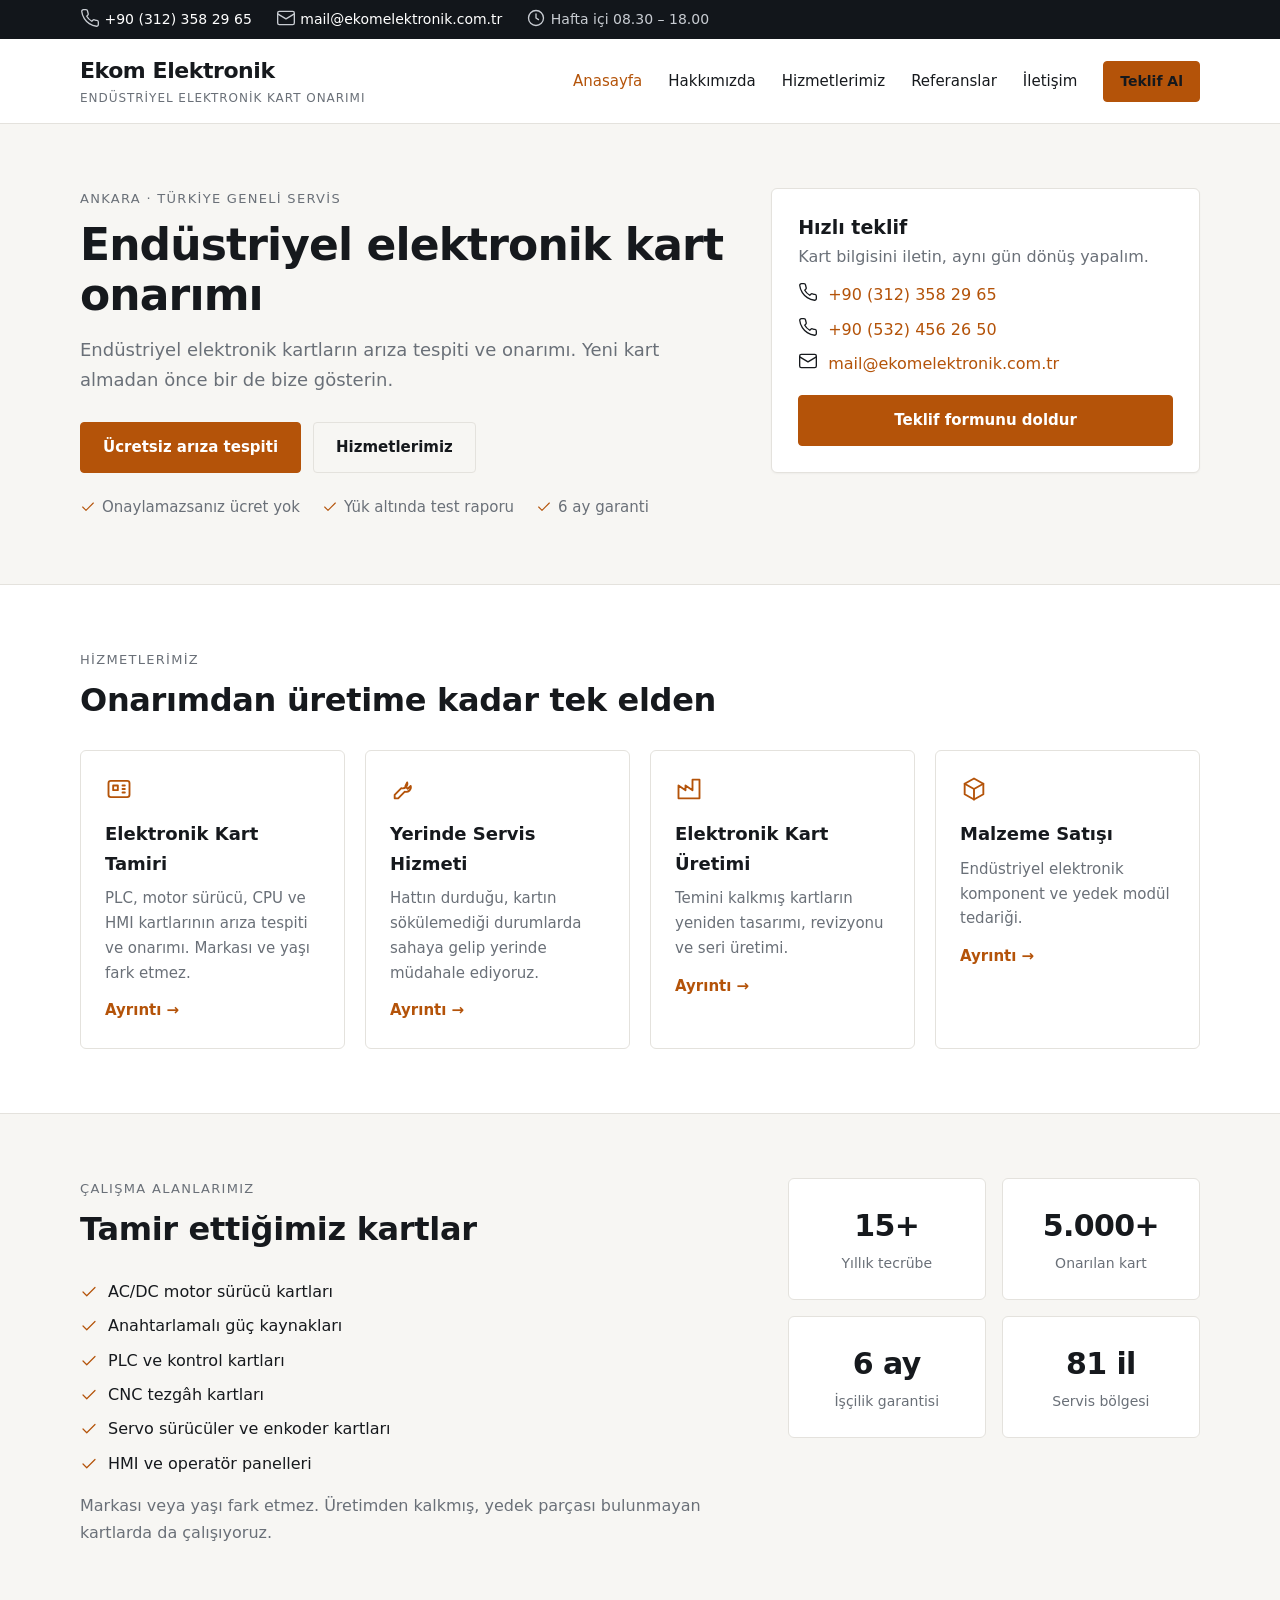
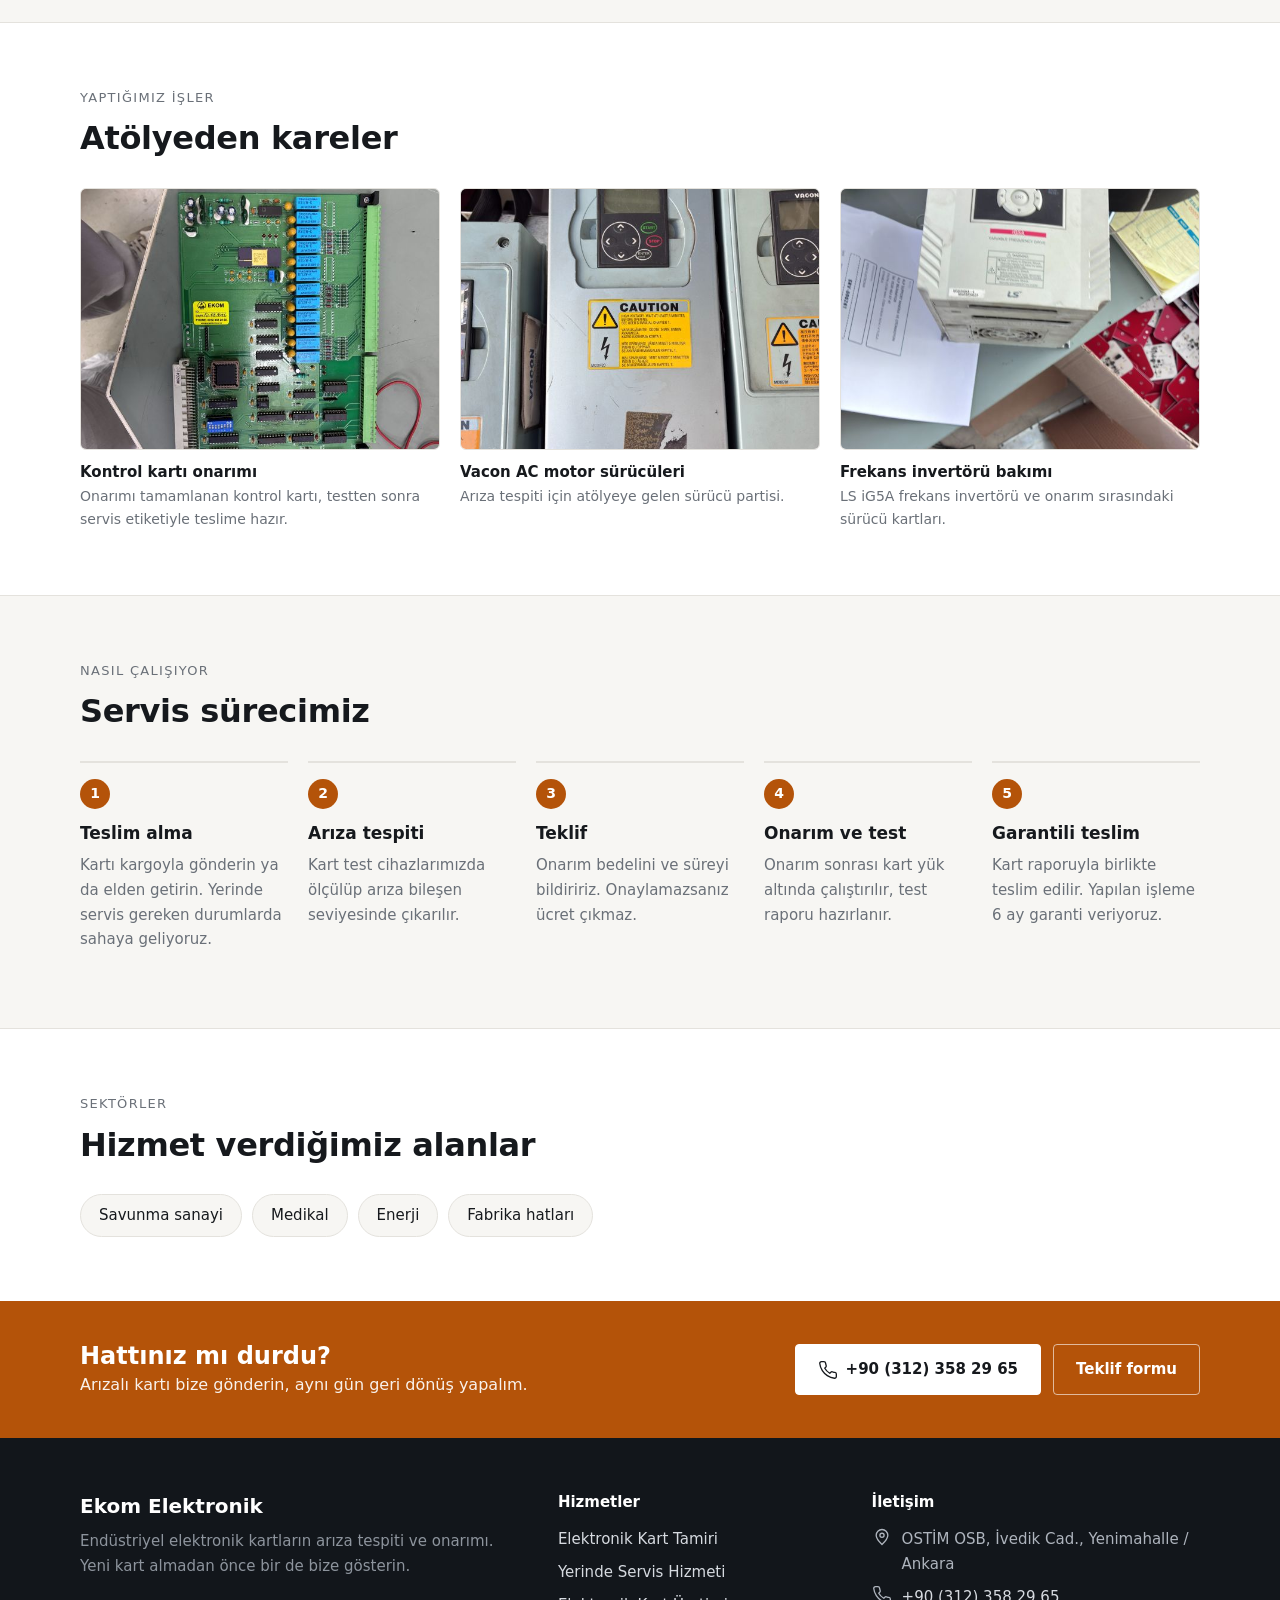
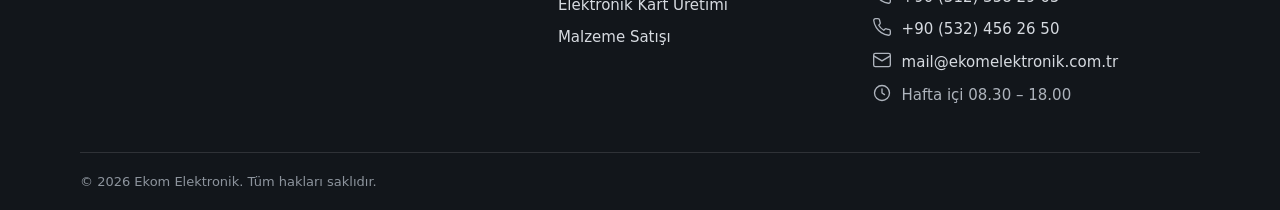
<file: index.html>
<!DOCTYPE html>
<html lang="tr">
<head>
  <meta charset="UTF-8">
  <meta name="viewport" content="width=device-width, initial-scale=1.0">
  <title>Ekom Elektronik — Endüstriyel Elektronik Kart Onarımı</title>
  <meta name="description" content="Sürücü kartları, güç kaynakları ve kontrol kartlarının arıza tespiti ve onarımı. Test raporlu teslim, 6 ay garanti.">
  <link rel="stylesheet" href="assets/css/stil.css">
</head>
<body>

<a class="atla" href="#icerik">İçeriğe geç</a>

<div class="ust-serit">
  <div class="kap">
    <span><svg class="ikon" viewBox="0 0 24 24" fill="none" stroke="currentColor" stroke-width="1.6" stroke-linecap="round" stroke-linejoin="round" aria-hidden="true"><path d="M22 16.9v3a2 2 0 0 1-2.2 2 19.8 19.8 0 0 1-8.6-3.1 19.5 19.5 0 0 1-6-6A19.8 19.8 0 0 1 2.1 4.2 2 2 0 0 1 4.1 2h3a2 2 0 0 1 2 1.7c.1 1 .4 1.9.7 2.8a2 2 0 0 1-.5 2.1L8.1 9.9a16 16 0 0 0 6 6l1.3-1.3a2 2 0 0 1 2.1-.4c.9.3 1.8.6 2.8.7a2 2 0 0 1 1.7 2z"/></svg> <a href="tel:+903123582965">+90 (312) 358 29 65</a></span>
    <span class="gizle-mobil"><svg class="ikon" viewBox="0 0 24 24" fill="none" stroke="currentColor" stroke-width="1.6" stroke-linecap="round" stroke-linejoin="round" aria-hidden="true"><rect x="2" y="4" width="20" height="16" rx="2"/><path d="M2 7l10 6 10-6"/></svg> <a href="mailto:mail@ekomelektronik.com.tr">mail@ekomelektronik.com.tr</a></span>
    <span class="gizle-mobil"><svg class="ikon" viewBox="0 0 24 24" fill="none" stroke="currentColor" stroke-width="1.6" stroke-linecap="round" stroke-linejoin="round" aria-hidden="true"><circle cx="12" cy="12" r="9"/><path d="M12 7v5l3 2"/></svg> Hafta içi 08.30 – 18.00</span>
  </div>
</div>

<header class="baslik">
  <div class="kap baslik-ic">
    <a class="logo" href="index.html">
      <span class="logo-isim">Ekom Elektronik</span>
      <span class="logo-alt">Endüstriyel Elektronik Kart Onarımı</span>
    </a>

    <button class="menu-dugme" aria-expanded="false" aria-controls="ana-menu">
      <span></span><span></span><span></span>
      <span class="gizli-metin">Menü</span>
    </button>

    <nav id="ana-menu" class="menu" aria-label="Ana menü">
      <ul>
                  <li>
            <a href="index.html" class="aktif" aria-current="page">
              Anasayfa            </a>
          </li>
                  <li>
            <a href="hakkimizda.html">
              Hakkımızda            </a>
          </li>
                  <li>
            <a href="hizmetlerimiz.html">
              Hizmetlerimiz            </a>
          </li>
                  <li>
            <a href="referanslar.html">
              Referanslar            </a>
          </li>
                  <li>
            <a href="iletisim.html">
              İletişim            </a>
          </li>
                <li><a class="dugme kucuk" href="iletisim.html#teklif">Teklif Al</a></li>
      </ul>
    </nav>
  </div>
</header>

<main id="icerik">

<section class="vitrin">
  <div class="kap vitrin-ic">
    <div>
      <p class="ust-etiket">Ankara · Türkiye geneli servis</p>
      <h1>Endüstriyel elektronik kart onarımı</h1>
      <p class="ozet">Endüstriyel elektronik kartların arıza tespiti ve onarımı. Yeni kart almadan önce bir de bize gösterin.</p>
      <div class="dugme-grup">
        <a class="dugme" href="iletisim.html#teklif">Ücretsiz arıza tespiti</a>
        <a class="dugme bos" href="hizmetlerimiz.html">Hizmetlerimiz</a>
      </div>
      <ul class="rozetler">
        <li><svg class="ikon" viewBox="0 0 24 24" fill="none" stroke="currentColor" stroke-width="1.6" stroke-linecap="round" stroke-linejoin="round" aria-hidden="true"><path d="M20 6L9 17l-5-5"/></svg> Onaylamazsanız ücret yok</li>
        <li><svg class="ikon" viewBox="0 0 24 24" fill="none" stroke="currentColor" stroke-width="1.6" stroke-linecap="round" stroke-linejoin="round" aria-hidden="true"><path d="M20 6L9 17l-5-5"/></svg> Yük altında test raporu</li>
        <li><svg class="ikon" viewBox="0 0 24 24" fill="none" stroke="currentColor" stroke-width="1.6" stroke-linecap="round" stroke-linejoin="round" aria-hidden="true"><path d="M20 6L9 17l-5-5"/></svg> 6 ay garanti</li>
      </ul>
    </div>

    <div class="vitrin-kutu">
      <h2>Hızlı teklif</h2>
      <p class="soluk">Kart bilgisini iletin, aynı gün dönüş yapalım.</p>
      <ul class="duz-liste iri">
        <li><svg class="ikon" viewBox="0 0 24 24" fill="none" stroke="currentColor" stroke-width="1.6" stroke-linecap="round" stroke-linejoin="round" aria-hidden="true"><path d="M22 16.9v3a2 2 0 0 1-2.2 2 19.8 19.8 0 0 1-8.6-3.1 19.5 19.5 0 0 1-6-6A19.8 19.8 0 0 1 2.1 4.2 2 2 0 0 1 4.1 2h3a2 2 0 0 1 2 1.7c.1 1 .4 1.9.7 2.8a2 2 0 0 1-.5 2.1L8.1 9.9a16 16 0 0 0 6 6l1.3-1.3a2 2 0 0 1 2.1-.4c.9.3 1.8.6 2.8.7a2 2 0 0 1 1.7 2z"/></svg> <a href="tel:+903123582965">+90 (312) 358 29 65</a></li>
        <li><svg class="ikon" viewBox="0 0 24 24" fill="none" stroke="currentColor" stroke-width="1.6" stroke-linecap="round" stroke-linejoin="round" aria-hidden="true"><path d="M22 16.9v3a2 2 0 0 1-2.2 2 19.8 19.8 0 0 1-8.6-3.1 19.5 19.5 0 0 1-6-6A19.8 19.8 0 0 1 2.1 4.2 2 2 0 0 1 4.1 2h3a2 2 0 0 1 2 1.7c.1 1 .4 1.9.7 2.8a2 2 0 0 1-.5 2.1L8.1 9.9a16 16 0 0 0 6 6l1.3-1.3a2 2 0 0 1 2.1-.4c.9.3 1.8.6 2.8.7a2 2 0 0 1 1.7 2z"/></svg> <a href="tel:+905324562650">+90 (532) 456 26 50</a></li>
        <li><svg class="ikon" viewBox="0 0 24 24" fill="none" stroke="currentColor" stroke-width="1.6" stroke-linecap="round" stroke-linejoin="round" aria-hidden="true"><rect x="2" y="4" width="20" height="16" rx="2"/><path d="M2 7l10 6 10-6"/></svg> <a href="mailto:mail@ekomelektronik.com.tr">mail@ekomelektronik.com.tr</a></li>
      </ul>
      <a class="dugme tam" href="iletisim.html#teklif">Teklif formunu doldur</a>
    </div>
  </div>
</section>

<section class="bolum">
  <div class="kap">
    <p class="ust-etiket">Hizmetlerimiz</p>
    <h2 class="bolum-baslik">Onarımdan üretime kadar tek elden</h2>

    <div class="izgara dort">
              <article class="kart">
          <svg class="ikon" viewBox="0 0 24 24" fill="none" stroke="currentColor" stroke-width="1.6" stroke-linecap="round" stroke-linejoin="round" aria-hidden="true"><rect x="3" y="5" width="18" height="14" rx="2"/><path d="M7 9h4v4H7z"/><path d="M15 9h2M15 12h2M15 15h2"/></svg>          <h3>Elektronik Kart Tamiri</h3>
          <p>PLC, motor sürücü, CPU ve HMI kartlarının arıza tespiti ve onarımı. Markası ve yaşı fark etmez.</p>
          <a class="bag" href="hizmet-elektronik-kart-tamiri.html">Ayrıntı →</a>
        </article>
              <article class="kart">
          <svg class="ikon" viewBox="0 0 24 24" fill="none" stroke="currentColor" stroke-width="1.6" stroke-linecap="round" stroke-linejoin="round" aria-hidden="true"><path d="M14.7 6.3a4 4 0 0 1-5 5L4 17v3h3l5.7-5.7a4 4 0 0 0 5-5l-2.5 2.5-2.1-2.1z"/></svg>          <h3>Yerinde Servis Hizmeti</h3>
          <p>Hattın durduğu, kartın sökülemediği durumlarda sahaya gelip yerinde müdahale ediyoruz.</p>
          <a class="bag" href="hizmet-yerinde-servis.html">Ayrıntı →</a>
        </article>
              <article class="kart">
          <svg class="ikon" viewBox="0 0 24 24" fill="none" stroke="currentColor" stroke-width="1.6" stroke-linecap="round" stroke-linejoin="round" aria-hidden="true"><path d="M3 20V9l6 4V9l6 4V4h6v16z"/></svg>          <h3>Elektronik Kart Üretimi</h3>
          <p>Temini kalkmış kartların yeniden tasarımı, revizyonu ve seri üretimi.</p>
          <a class="bag" href="hizmet-kart-uretimi.html">Ayrıntı →</a>
        </article>
              <article class="kart">
          <svg class="ikon" viewBox="0 0 24 24" fill="none" stroke="currentColor" stroke-width="1.6" stroke-linecap="round" stroke-linejoin="round" aria-hidden="true"><path d="M12 3l8 4.5v9L12 21l-8-4.5v-9z"/><path d="M4 7.5l8 4.5 8-4.5M12 12v9"/></svg>          <h3>Malzeme Satışı</h3>
          <p>Endüstriyel elektronik komponent ve yedek modül tedariği.</p>
          <a class="bag" href="hizmet-malzeme-satisi.html">Ayrıntı →</a>
        </article>
          </div>
  </div>
</section>

<section class="bolum acik">
  <div class="kap iki-sutun">
    <div>
      <p class="ust-etiket">Çalışma alanlarımız</p>
      <h2 class="bolum-baslik">Tamir ettiğimiz kartlar</h2>
      <ul class="isaretli">
                  <li><svg class="ikon" viewBox="0 0 24 24" fill="none" stroke="currentColor" stroke-width="1.6" stroke-linecap="round" stroke-linejoin="round" aria-hidden="true"><path d="M20 6L9 17l-5-5"/></svg> AC/DC motor sürücü kartları</li>
                  <li><svg class="ikon" viewBox="0 0 24 24" fill="none" stroke="currentColor" stroke-width="1.6" stroke-linecap="round" stroke-linejoin="round" aria-hidden="true"><path d="M20 6L9 17l-5-5"/></svg> Anahtarlamalı güç kaynakları</li>
                  <li><svg class="ikon" viewBox="0 0 24 24" fill="none" stroke="currentColor" stroke-width="1.6" stroke-linecap="round" stroke-linejoin="round" aria-hidden="true"><path d="M20 6L9 17l-5-5"/></svg> PLC ve kontrol kartları</li>
                  <li><svg class="ikon" viewBox="0 0 24 24" fill="none" stroke="currentColor" stroke-width="1.6" stroke-linecap="round" stroke-linejoin="round" aria-hidden="true"><path d="M20 6L9 17l-5-5"/></svg> CNC tezgâh kartları</li>
                  <li><svg class="ikon" viewBox="0 0 24 24" fill="none" stroke="currentColor" stroke-width="1.6" stroke-linecap="round" stroke-linejoin="round" aria-hidden="true"><path d="M20 6L9 17l-5-5"/></svg> Servo sürücüler ve enkoder kartları</li>
                  <li><svg class="ikon" viewBox="0 0 24 24" fill="none" stroke="currentColor" stroke-width="1.6" stroke-linecap="round" stroke-linejoin="round" aria-hidden="true"><path d="M20 6L9 17l-5-5"/></svg> HMI ve operatör panelleri</li>
              </ul>
      <p class="soluk">
        Markası veya yaşı fark etmez. Üretimden kalkmış, yedek parçası bulunmayan
        kartlarda da çalışıyoruz.
      </p>
    </div>

    <div class="rakam-izgara">
              <div class="rakam">
          <strong>15+</strong>
          <span>Yıllık tecrübe</span>
        </div>
              <div class="rakam">
          <strong>5.000+</strong>
          <span>Onarılan kart</span>
        </div>
              <div class="rakam">
          <strong>6 ay</strong>
          <span>İşçilik garantisi</span>
        </div>
              <div class="rakam">
          <strong>81 il</strong>
          <span>Servis bölgesi</span>
        </div>
          </div>
  </div>
</section>

<section class="bolum">
  <div class="kap">
    <p class="ust-etiket">Yaptığımız işler</p>
    <h2 class="bolum-baslik">Atölyeden kareler</h2>

    <div class="galeri">
              <figure class="galeri-oge">
          <button type="button" class="galeri-dugme"
                  data-buyuk="assets/img/is-1.jpg"
                  data-baslik="Kontrol kartı onarımı">
            <img src="assets/img/is-1-kucuk.jpg"
                 alt="Onarımı tamamlanan kontrol kartı, testten sonra servis etiketiyle teslime hazır." width="600" height="800" loading="lazy">
          </button>
          <figcaption>
            <strong>Kontrol kartı onarımı</strong>
            <span>Onarımı tamamlanan kontrol kartı, testten sonra servis etiketiyle teslime hazır.</span>
          </figcaption>
        </figure>
              <figure class="galeri-oge">
          <button type="button" class="galeri-dugme"
                  data-buyuk="assets/img/is-2.jpg"
                  data-baslik="Vacon AC motor sürücüleri">
            <img src="assets/img/is-2-kucuk.jpg"
                 alt="Arıza tespiti için atölyeye gelen sürücü partisi." width="600" height="800" loading="lazy">
          </button>
          <figcaption>
            <strong>Vacon AC motor sürücüleri</strong>
            <span>Arıza tespiti için atölyeye gelen sürücü partisi.</span>
          </figcaption>
        </figure>
              <figure class="galeri-oge">
          <button type="button" class="galeri-dugme"
                  data-buyuk="assets/img/is-3.jpg"
                  data-baslik="Frekans invertörü bakımı">
            <img src="assets/img/is-3-kucuk.jpg"
                 alt="LS iG5A frekans invertörü ve onarım sırasındaki sürücü kartları." width="600" height="800" loading="lazy">
          </button>
          <figcaption>
            <strong>Frekans invertörü bakımı</strong>
            <span>LS iG5A frekans invertörü ve onarım sırasındaki sürücü kartları.</span>
          </figcaption>
        </figure>
          </div>
  </div>
</section>

<section class="bolum acik">
  <div class="kap">
    <p class="ust-etiket">Nasıl çalışıyor</p>
    <h2 class="bolum-baslik">Servis sürecimiz</h2>

    <ol class="surec">
              <li>
          <span class="adim-no">1</span>
          <h3>Teslim alma</h3>
          <p>Kartı kargoyla gönderin ya da elden getirin. Yerinde servis gereken durumlarda sahaya geliyoruz.</p>
        </li>
              <li>
          <span class="adim-no">2</span>
          <h3>Arıza tespiti</h3>
          <p>Kart test cihazlarımızda ölçülüp arıza bileşen seviyesinde çıkarılır.</p>
        </li>
              <li>
          <span class="adim-no">3</span>
          <h3>Teklif</h3>
          <p>Onarım bedelini ve süreyi bildiririz. Onaylamazsanız ücret çıkmaz.</p>
        </li>
              <li>
          <span class="adim-no">4</span>
          <h3>Onarım ve test</h3>
          <p>Onarım sonrası kart yük altında çalıştırılır, test raporu hazırlanır.</p>
        </li>
              <li>
          <span class="adim-no">5</span>
          <h3>Garantili teslim</h3>
          <p>Kart raporuyla birlikte teslim edilir. Yapılan işleme 6 ay garanti veriyoruz.</p>
        </li>
          </ol>
  </div>
</section>

<section class="bolum">
  <div class="kap">
    <p class="ust-etiket">Sektörler</p>
    <h2 class="bolum-baslik">Hizmet verdiğimiz alanlar</h2>
    <ul class="etiket-liste">
              <li>Savunma sanayi</li>
              <li>Medikal</li>
              <li>Enerji</li>
              <li>Fabrika hatları</li>
          </ul>
  </div>
</section>

</main>

<section class="serit-cta">
  <div class="kap cta-ic">
    <div>
      <h2>Hattınız mı durdu?</h2>
      <p>Arızalı kartı bize gönderin, aynı gün geri dönüş yapalım.</p>
    </div>
    <div class="cta-dugmeler">
      <a class="dugme" href="tel:+903123582965"><svg class="ikon" viewBox="0 0 24 24" fill="none" stroke="currentColor" stroke-width="1.6" stroke-linecap="round" stroke-linejoin="round" aria-hidden="true"><path d="M22 16.9v3a2 2 0 0 1-2.2 2 19.8 19.8 0 0 1-8.6-3.1 19.5 19.5 0 0 1-6-6A19.8 19.8 0 0 1 2.1 4.2 2 2 0 0 1 4.1 2h3a2 2 0 0 1 2 1.7c.1 1 .4 1.9.7 2.8a2 2 0 0 1-.5 2.1L8.1 9.9a16 16 0 0 0 6 6l1.3-1.3a2 2 0 0 1 2.1-.4c.9.3 1.8.6 2.8.7a2 2 0 0 1 1.7 2z"/></svg> +90 (312) 358 29 65</a>
      <a class="dugme bos" href="iletisim.html#teklif">Teklif formu</a>
    </div>
  </div>
</section>

<footer class="alt">
  <div class="kap alt-ic">
    <div>
      <p class="alt-isim">Ekom Elektronik</p>
      <p class="soluk">Endüstriyel elektronik kartların arıza tespiti ve onarımı. Yeni kart almadan önce bir de bize gösterin.</p>
    </div>

    <div>
      <h3>Hizmetler</h3>
      <ul class="duz-liste">
                  <li><a href="hizmet-elektronik-kart-tamiri.html">Elektronik Kart Tamiri</a></li>
                  <li><a href="hizmet-yerinde-servis.html">Yerinde Servis Hizmeti</a></li>
                  <li><a href="hizmet-kart-uretimi.html">Elektronik Kart Üretimi</a></li>
                  <li><a href="hizmet-malzeme-satisi.html">Malzeme Satışı</a></li>
              </ul>
    </div>

    <div>
      <h3>İletişim</h3>
      <ul class="duz-liste">
        <li><svg class="ikon" viewBox="0 0 24 24" fill="none" stroke="currentColor" stroke-width="1.6" stroke-linecap="round" stroke-linejoin="round" aria-hidden="true"><path d="M12 21s7-6.4 7-11a7 7 0 1 0-14 0c0 4.6 7 11 7 11z"/><circle cx="12" cy="10" r="2.5"/></svg> OSTİM OSB, İvedik Cad., Yenimahalle / Ankara</li>
        <li><svg class="ikon" viewBox="0 0 24 24" fill="none" stroke="currentColor" stroke-width="1.6" stroke-linecap="round" stroke-linejoin="round" aria-hidden="true"><path d="M22 16.9v3a2 2 0 0 1-2.2 2 19.8 19.8 0 0 1-8.6-3.1 19.5 19.5 0 0 1-6-6A19.8 19.8 0 0 1 2.1 4.2 2 2 0 0 1 4.1 2h3a2 2 0 0 1 2 1.7c.1 1 .4 1.9.7 2.8a2 2 0 0 1-.5 2.1L8.1 9.9a16 16 0 0 0 6 6l1.3-1.3a2 2 0 0 1 2.1-.4c.9.3 1.8.6 2.8.7a2 2 0 0 1 1.7 2z"/></svg> <a href="tel:+903123582965">+90 (312) 358 29 65</a></li>
        <li><svg class="ikon" viewBox="0 0 24 24" fill="none" stroke="currentColor" stroke-width="1.6" stroke-linecap="round" stroke-linejoin="round" aria-hidden="true"><path d="M22 16.9v3a2 2 0 0 1-2.2 2 19.8 19.8 0 0 1-8.6-3.1 19.5 19.5 0 0 1-6-6A19.8 19.8 0 0 1 2.1 4.2 2 2 0 0 1 4.1 2h3a2 2 0 0 1 2 1.7c.1 1 .4 1.9.7 2.8a2 2 0 0 1-.5 2.1L8.1 9.9a16 16 0 0 0 6 6l1.3-1.3a2 2 0 0 1 2.1-.4c.9.3 1.8.6 2.8.7a2 2 0 0 1 1.7 2z"/></svg> <a href="tel:+905324562650">+90 (532) 456 26 50</a></li>
        <li><svg class="ikon" viewBox="0 0 24 24" fill="none" stroke="currentColor" stroke-width="1.6" stroke-linecap="round" stroke-linejoin="round" aria-hidden="true"><rect x="2" y="4" width="20" height="16" rx="2"/><path d="M2 7l10 6 10-6"/></svg> <a href="mailto:mail@ekomelektronik.com.tr">mail@ekomelektronik.com.tr</a></li>
        <li><svg class="ikon" viewBox="0 0 24 24" fill="none" stroke="currentColor" stroke-width="1.6" stroke-linecap="round" stroke-linejoin="round" aria-hidden="true"><circle cx="12" cy="12" r="9"/><path d="M12 7v5l3 2"/></svg> Hafta içi 08.30 – 18.00</li>
      </ul>
    </div>
  </div>

  <div class="kap telif">
    <span>&copy; 2026 Ekom Elektronik. Tüm hakları saklıdır.</span>
  </div>
</footer>

<script src="assets/js/site.js"></script>
</body>
</html>
</file>
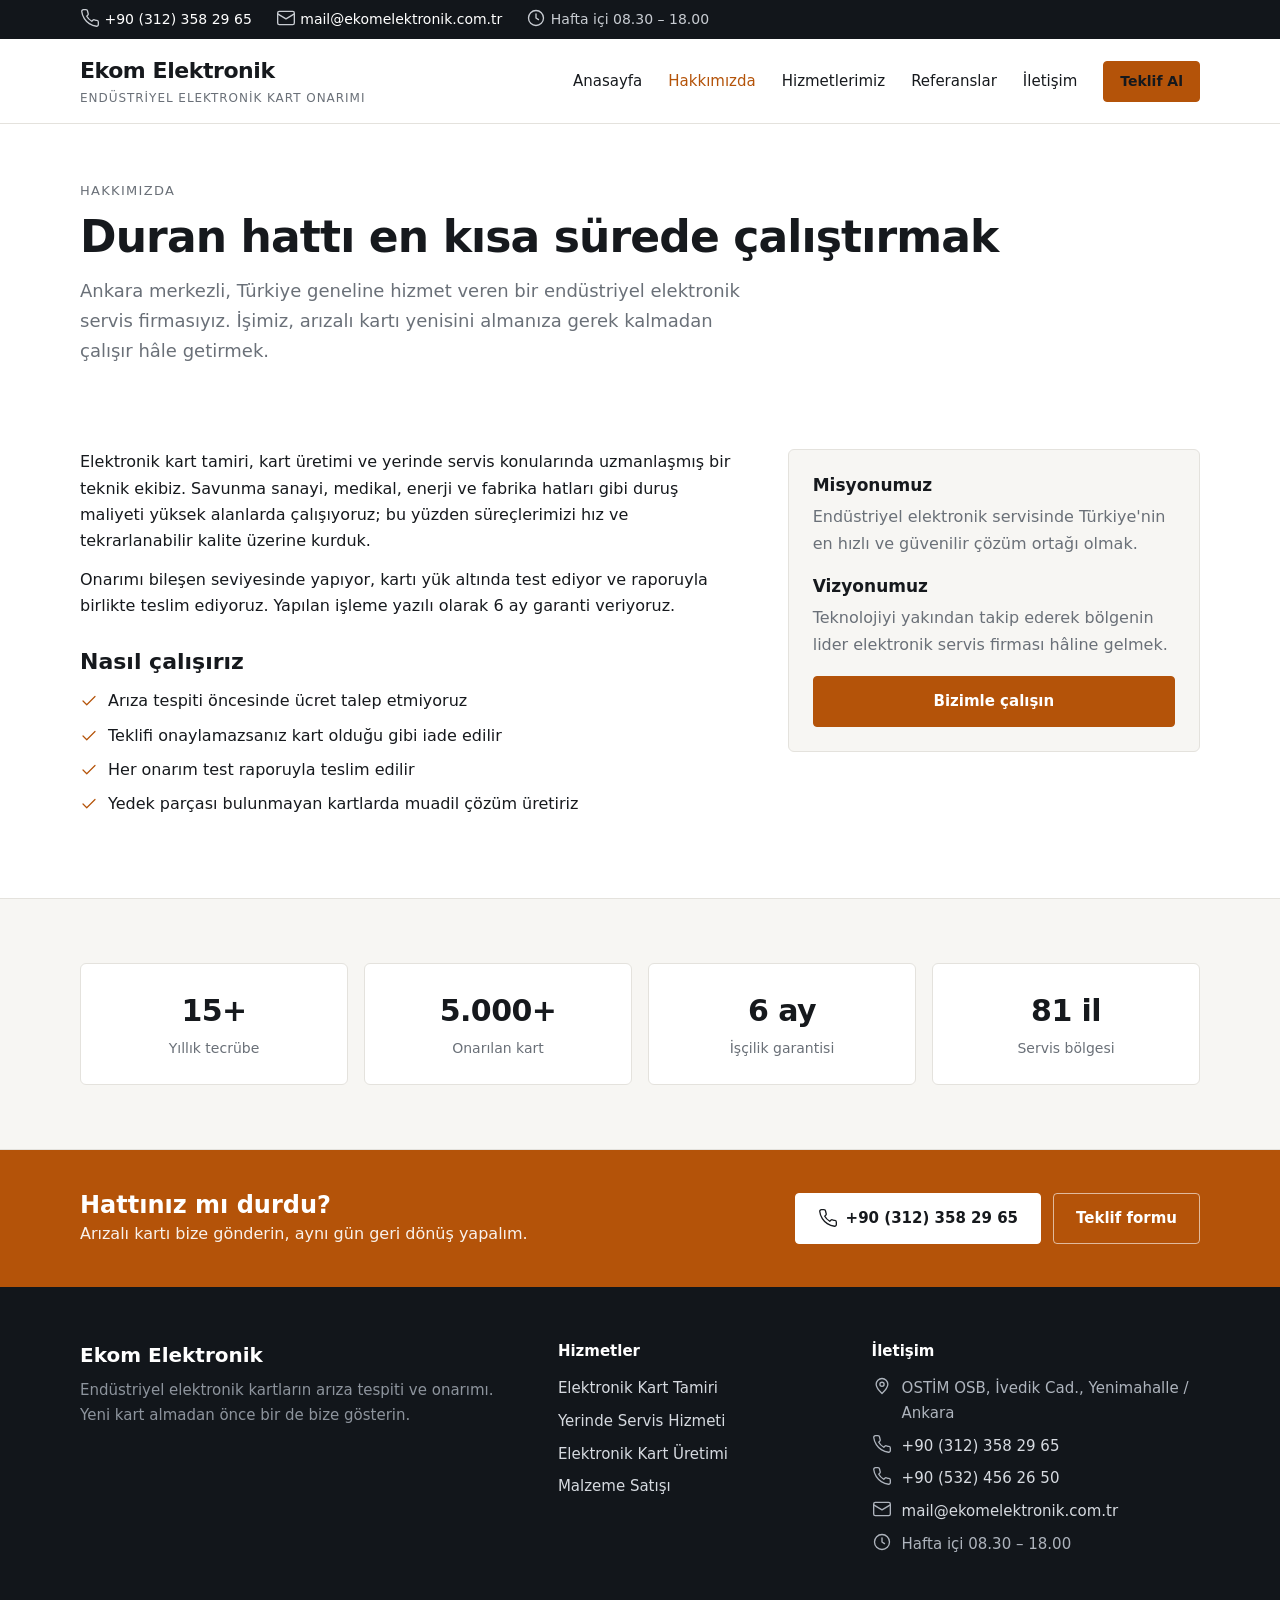
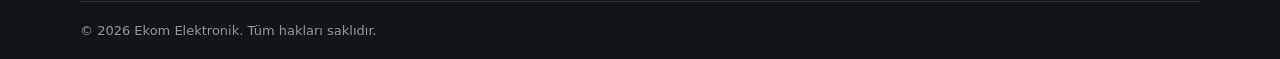
<file: hakkimizda.html>
<!DOCTYPE html>
<html lang="tr">
<head>
  <meta charset="UTF-8">
  <meta name="viewport" content="width=device-width, initial-scale=1.0">
  <title>Hakkımızda — Ekom Elektronik</title>
  <meta name="description" content="Ankara merkezli, Türkiye geneline hizmet veren endüstriyel elektronik servis firması.">
  <link rel="stylesheet" href="assets/css/stil.css">
</head>
<body>

<a class="atla" href="#icerik">İçeriğe geç</a>

<div class="ust-serit">
  <div class="kap">
    <span><svg class="ikon" viewBox="0 0 24 24" fill="none" stroke="currentColor" stroke-width="1.6" stroke-linecap="round" stroke-linejoin="round" aria-hidden="true"><path d="M22 16.9v3a2 2 0 0 1-2.2 2 19.8 19.8 0 0 1-8.6-3.1 19.5 19.5 0 0 1-6-6A19.8 19.8 0 0 1 2.1 4.2 2 2 0 0 1 4.1 2h3a2 2 0 0 1 2 1.7c.1 1 .4 1.9.7 2.8a2 2 0 0 1-.5 2.1L8.1 9.9a16 16 0 0 0 6 6l1.3-1.3a2 2 0 0 1 2.1-.4c.9.3 1.8.6 2.8.7a2 2 0 0 1 1.7 2z"/></svg> <a href="tel:+903123582965">+90 (312) 358 29 65</a></span>
    <span class="gizle-mobil"><svg class="ikon" viewBox="0 0 24 24" fill="none" stroke="currentColor" stroke-width="1.6" stroke-linecap="round" stroke-linejoin="round" aria-hidden="true"><rect x="2" y="4" width="20" height="16" rx="2"/><path d="M2 7l10 6 10-6"/></svg> <a href="mailto:mail@ekomelektronik.com.tr">mail@ekomelektronik.com.tr</a></span>
    <span class="gizle-mobil"><svg class="ikon" viewBox="0 0 24 24" fill="none" stroke="currentColor" stroke-width="1.6" stroke-linecap="round" stroke-linejoin="round" aria-hidden="true"><circle cx="12" cy="12" r="9"/><path d="M12 7v5l3 2"/></svg> Hafta içi 08.30 – 18.00</span>
  </div>
</div>

<header class="baslik">
  <div class="kap baslik-ic">
    <a class="logo" href="index.html">
      <span class="logo-isim">Ekom Elektronik</span>
      <span class="logo-alt">Endüstriyel Elektronik Kart Onarımı</span>
    </a>

    <button class="menu-dugme" aria-expanded="false" aria-controls="ana-menu">
      <span></span><span></span><span></span>
      <span class="gizli-metin">Menü</span>
    </button>

    <nav id="ana-menu" class="menu" aria-label="Ana menü">
      <ul>
                  <li>
            <a href="index.html">
              Anasayfa            </a>
          </li>
                  <li>
            <a href="hakkimizda.html" class="aktif" aria-current="page">
              Hakkımızda            </a>
          </li>
                  <li>
            <a href="hizmetlerimiz.html">
              Hizmetlerimiz            </a>
          </li>
                  <li>
            <a href="referanslar.html">
              Referanslar            </a>
          </li>
                  <li>
            <a href="iletisim.html">
              İletişim            </a>
          </li>
                <li><a class="dugme kucuk" href="iletisim.html#teklif">Teklif Al</a></li>
      </ul>
    </nav>
  </div>
</header>

<main id="icerik">

<section class="sayfa-basi">
  <div class="kap">
    <p class="ust-etiket">Hakkımızda</p>
    <h1>Duran hattı en kısa sürede çalıştırmak</h1>
    <p class="ozet">
      Ankara merkezli, Türkiye geneline hizmet veren bir endüstriyel elektronik
      servis firmasıyız. İşimiz, arızalı kartı yenisini almanıza gerek kalmadan
      çalışır hâle getirmek.
    </p>
  </div>
</section>

<section class="bolum">
  <div class="kap iki-sutun">
    <div>
      <p>
        Elektronik kart tamiri, kart üretimi ve yerinde servis konularında
        uzmanlaşmış bir teknik ekibiz. Savunma sanayi, medikal, enerji ve fabrika
        hatları gibi duruş maliyeti yüksek alanlarda çalışıyoruz; bu yüzden süreçlerimizi
        hız ve tekrarlanabilir kalite üzerine kurduk.
      </p>
      <p>
        Onarımı bileşen seviyesinde yapıyor, kartı yük altında test ediyor ve
        raporuyla birlikte teslim ediyoruz. Yapılan işleme yazılı olarak 6 ay
        garanti veriyoruz.
      </p>

      <h2 class="ara-baslik">Nasıl çalışırız</h2>
      <ul class="isaretli">
        <li><svg class="ikon" viewBox="0 0 24 24" fill="none" stroke="currentColor" stroke-width="1.6" stroke-linecap="round" stroke-linejoin="round" aria-hidden="true"><path d="M20 6L9 17l-5-5"/></svg> Arıza tespiti öncesinde ücret talep etmiyoruz</li>
        <li><svg class="ikon" viewBox="0 0 24 24" fill="none" stroke="currentColor" stroke-width="1.6" stroke-linecap="round" stroke-linejoin="round" aria-hidden="true"><path d="M20 6L9 17l-5-5"/></svg> Teklifi onaylamazsanız kart olduğu gibi iade edilir</li>
        <li><svg class="ikon" viewBox="0 0 24 24" fill="none" stroke="currentColor" stroke-width="1.6" stroke-linecap="round" stroke-linejoin="round" aria-hidden="true"><path d="M20 6L9 17l-5-5"/></svg> Her onarım test raporuyla teslim edilir</li>
        <li><svg class="ikon" viewBox="0 0 24 24" fill="none" stroke="currentColor" stroke-width="1.6" stroke-linecap="round" stroke-linejoin="round" aria-hidden="true"><path d="M20 6L9 17l-5-5"/></svg> Yedek parçası bulunmayan kartlarda muadil çözüm üretiriz</li>
      </ul>
    </div>

    <aside class="yan-kutu">
      <h2>Misyonumuz</h2>
      <p class="soluk">
        Endüstriyel elektronik servisinde Türkiye'nin en hızlı ve güvenilir çözüm
        ortağı olmak.
      </p>
      <h2>Vizyonumuz</h2>
      <p class="soluk">
        Teknolojiyi yakından takip ederek bölgenin lider elektronik servis
        firması hâline gelmek.
      </p>
      <a class="dugme tam" href="iletisim.html#teklif">Bizimle çalışın</a>
    </aside>
  </div>
</section>

<section class="bolum acik">
  <div class="kap">
    <div class="rakam-izgara genis">
              <div class="rakam">
          <strong>15+</strong>
          <span>Yıllık tecrübe</span>
        </div>
              <div class="rakam">
          <strong>5.000+</strong>
          <span>Onarılan kart</span>
        </div>
              <div class="rakam">
          <strong>6 ay</strong>
          <span>İşçilik garantisi</span>
        </div>
              <div class="rakam">
          <strong>81 il</strong>
          <span>Servis bölgesi</span>
        </div>
          </div>
  </div>
</section>

</main>

<section class="serit-cta">
  <div class="kap cta-ic">
    <div>
      <h2>Hattınız mı durdu?</h2>
      <p>Arızalı kartı bize gönderin, aynı gün geri dönüş yapalım.</p>
    </div>
    <div class="cta-dugmeler">
      <a class="dugme" href="tel:+903123582965"><svg class="ikon" viewBox="0 0 24 24" fill="none" stroke="currentColor" stroke-width="1.6" stroke-linecap="round" stroke-linejoin="round" aria-hidden="true"><path d="M22 16.9v3a2 2 0 0 1-2.2 2 19.8 19.8 0 0 1-8.6-3.1 19.5 19.5 0 0 1-6-6A19.8 19.8 0 0 1 2.1 4.2 2 2 0 0 1 4.1 2h3a2 2 0 0 1 2 1.7c.1 1 .4 1.9.7 2.8a2 2 0 0 1-.5 2.1L8.1 9.9a16 16 0 0 0 6 6l1.3-1.3a2 2 0 0 1 2.1-.4c.9.3 1.8.6 2.8.7a2 2 0 0 1 1.7 2z"/></svg> +90 (312) 358 29 65</a>
      <a class="dugme bos" href="iletisim.html#teklif">Teklif formu</a>
    </div>
  </div>
</section>

<footer class="alt">
  <div class="kap alt-ic">
    <div>
      <p class="alt-isim">Ekom Elektronik</p>
      <p class="soluk">Endüstriyel elektronik kartların arıza tespiti ve onarımı. Yeni kart almadan önce bir de bize gösterin.</p>
    </div>

    <div>
      <h3>Hizmetler</h3>
      <ul class="duz-liste">
                  <li><a href="hizmet-elektronik-kart-tamiri.html">Elektronik Kart Tamiri</a></li>
                  <li><a href="hizmet-yerinde-servis.html">Yerinde Servis Hizmeti</a></li>
                  <li><a href="hizmet-kart-uretimi.html">Elektronik Kart Üretimi</a></li>
                  <li><a href="hizmet-malzeme-satisi.html">Malzeme Satışı</a></li>
              </ul>
    </div>

    <div>
      <h3>İletişim</h3>
      <ul class="duz-liste">
        <li><svg class="ikon" viewBox="0 0 24 24" fill="none" stroke="currentColor" stroke-width="1.6" stroke-linecap="round" stroke-linejoin="round" aria-hidden="true"><path d="M12 21s7-6.4 7-11a7 7 0 1 0-14 0c0 4.6 7 11 7 11z"/><circle cx="12" cy="10" r="2.5"/></svg> OSTİM OSB, İvedik Cad., Yenimahalle / Ankara</li>
        <li><svg class="ikon" viewBox="0 0 24 24" fill="none" stroke="currentColor" stroke-width="1.6" stroke-linecap="round" stroke-linejoin="round" aria-hidden="true"><path d="M22 16.9v3a2 2 0 0 1-2.2 2 19.8 19.8 0 0 1-8.6-3.1 19.5 19.5 0 0 1-6-6A19.8 19.8 0 0 1 2.1 4.2 2 2 0 0 1 4.1 2h3a2 2 0 0 1 2 1.7c.1 1 .4 1.9.7 2.8a2 2 0 0 1-.5 2.1L8.1 9.9a16 16 0 0 0 6 6l1.3-1.3a2 2 0 0 1 2.1-.4c.9.3 1.8.6 2.8.7a2 2 0 0 1 1.7 2z"/></svg> <a href="tel:+903123582965">+90 (312) 358 29 65</a></li>
        <li><svg class="ikon" viewBox="0 0 24 24" fill="none" stroke="currentColor" stroke-width="1.6" stroke-linecap="round" stroke-linejoin="round" aria-hidden="true"><path d="M22 16.9v3a2 2 0 0 1-2.2 2 19.8 19.8 0 0 1-8.6-3.1 19.5 19.5 0 0 1-6-6A19.8 19.8 0 0 1 2.1 4.2 2 2 0 0 1 4.1 2h3a2 2 0 0 1 2 1.7c.1 1 .4 1.9.7 2.8a2 2 0 0 1-.5 2.1L8.1 9.9a16 16 0 0 0 6 6l1.3-1.3a2 2 0 0 1 2.1-.4c.9.3 1.8.6 2.8.7a2 2 0 0 1 1.7 2z"/></svg> <a href="tel:+905324562650">+90 (532) 456 26 50</a></li>
        <li><svg class="ikon" viewBox="0 0 24 24" fill="none" stroke="currentColor" stroke-width="1.6" stroke-linecap="round" stroke-linejoin="round" aria-hidden="true"><rect x="2" y="4" width="20" height="16" rx="2"/><path d="M2 7l10 6 10-6"/></svg> <a href="mailto:mail@ekomelektronik.com.tr">mail@ekomelektronik.com.tr</a></li>
        <li><svg class="ikon" viewBox="0 0 24 24" fill="none" stroke="currentColor" stroke-width="1.6" stroke-linecap="round" stroke-linejoin="round" aria-hidden="true"><circle cx="12" cy="12" r="9"/><path d="M12 7v5l3 2"/></svg> Hafta içi 08.30 – 18.00</li>
      </ul>
    </div>
  </div>

  <div class="kap telif">
    <span>&copy; 2026 Ekom Elektronik. Tüm hakları saklıdır.</span>
  </div>
</footer>

<script src="assets/js/site.js"></script>
</body>
</html>
</file>
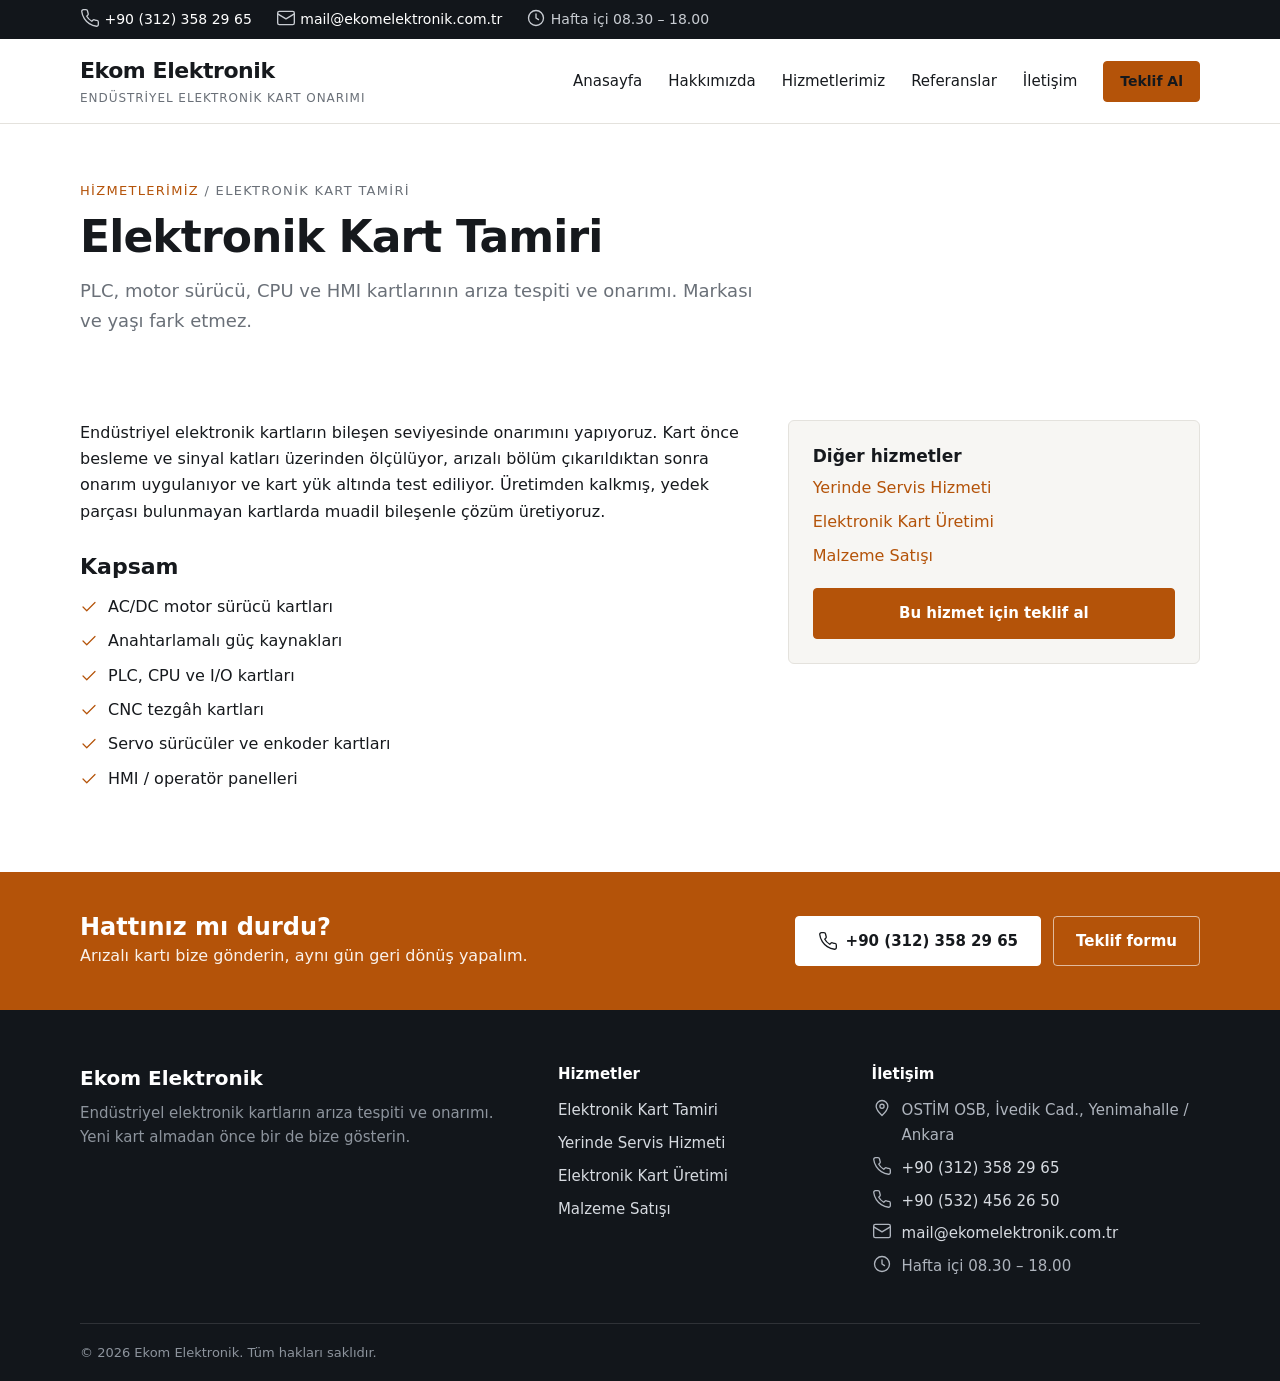
<file: hizmet-elektronik-kart-tamiri.html>
<!DOCTYPE html>
<html lang="tr">
<head>
  <meta charset="UTF-8">
  <meta name="viewport" content="width=device-width, initial-scale=1.0">
  <title>Elektronik Kart Tamiri — Ekom Elektronik</title>
  <meta name="description" content="PLC, motor sürücü, CPU ve HMI kartlarının arıza tespiti ve onarımı. Markası ve yaşı fark etmez.">
  <link rel="stylesheet" href="assets/css/stil.css">
</head>
<body>

<a class="atla" href="#icerik">İçeriğe geç</a>

<div class="ust-serit">
  <div class="kap">
    <span><svg class="ikon" viewBox="0 0 24 24" fill="none" stroke="currentColor" stroke-width="1.6" stroke-linecap="round" stroke-linejoin="round" aria-hidden="true"><path d="M22 16.9v3a2 2 0 0 1-2.2 2 19.8 19.8 0 0 1-8.6-3.1 19.5 19.5 0 0 1-6-6A19.8 19.8 0 0 1 2.1 4.2 2 2 0 0 1 4.1 2h3a2 2 0 0 1 2 1.7c.1 1 .4 1.9.7 2.8a2 2 0 0 1-.5 2.1L8.1 9.9a16 16 0 0 0 6 6l1.3-1.3a2 2 0 0 1 2.1-.4c.9.3 1.8.6 2.8.7a2 2 0 0 1 1.7 2z"/></svg> <a href="tel:+903123582965">+90 (312) 358 29 65</a></span>
    <span class="gizle-mobil"><svg class="ikon" viewBox="0 0 24 24" fill="none" stroke="currentColor" stroke-width="1.6" stroke-linecap="round" stroke-linejoin="round" aria-hidden="true"><rect x="2" y="4" width="20" height="16" rx="2"/><path d="M2 7l10 6 10-6"/></svg> <a href="mailto:mail@ekomelektronik.com.tr">mail@ekomelektronik.com.tr</a></span>
    <span class="gizle-mobil"><svg class="ikon" viewBox="0 0 24 24" fill="none" stroke="currentColor" stroke-width="1.6" stroke-linecap="round" stroke-linejoin="round" aria-hidden="true"><circle cx="12" cy="12" r="9"/><path d="M12 7v5l3 2"/></svg> Hafta içi 08.30 – 18.00</span>
  </div>
</div>

<header class="baslik">
  <div class="kap baslik-ic">
    <a class="logo" href="index.html">
      <span class="logo-isim">Ekom Elektronik</span>
      <span class="logo-alt">Endüstriyel Elektronik Kart Onarımı</span>
    </a>

    <button class="menu-dugme" aria-expanded="false" aria-controls="ana-menu">
      <span></span><span></span><span></span>
      <span class="gizli-metin">Menü</span>
    </button>

    <nav id="ana-menu" class="menu" aria-label="Ana menü">
      <ul>
                  <li>
            <a href="index.html">
              Anasayfa            </a>
          </li>
                  <li>
            <a href="hakkimizda.html">
              Hakkımızda            </a>
          </li>
                  <li>
            <a href="hizmetlerimiz.html">
              Hizmetlerimiz            </a>
          </li>
                  <li>
            <a href="referanslar.html">
              Referanslar            </a>
          </li>
                  <li>
            <a href="iletisim.html">
              İletişim            </a>
          </li>
                <li><a class="dugme kucuk" href="iletisim.html#teklif">Teklif Al</a></li>
      </ul>
    </nav>
  </div>
</header>

<main id="icerik">

<section class="sayfa-basi">
  <div class="kap">
    <p class="ust-etiket"><a href="hizmetlerimiz.html">Hizmetlerimiz</a> / Elektronik Kart Tamiri</p>
    <h1>Elektronik Kart Tamiri</h1>
    <p class="ozet">PLC, motor sürücü, CPU ve HMI kartlarının arıza tespiti ve onarımı. Markası ve yaşı fark etmez.</p>
  </div>
</section>

<section class="bolum">
  <div class="kap iki-sutun">
    <div>
      <p>Endüstriyel elektronik kartların bileşen seviyesinde onarımını yapıyoruz. Kart önce besleme ve sinyal katları üzerinden ölçülüyor, arızalı bölüm çıkarıldıktan sonra onarım uygulanıyor ve kart yük altında test ediliyor. Üretimden kalkmış, yedek parçası bulunmayan kartlarda muadil bileşenle çözüm üretiyoruz.</p>
      <h2 class="ara-baslik">Kapsam</h2>
      <ul class="isaretli">
                  <li><svg class="ikon" viewBox="0 0 24 24" fill="none" stroke="currentColor" stroke-width="1.6" stroke-linecap="round" stroke-linejoin="round" aria-hidden="true"><path d="M20 6L9 17l-5-5"/></svg> AC/DC motor sürücü kartları</li>
                  <li><svg class="ikon" viewBox="0 0 24 24" fill="none" stroke="currentColor" stroke-width="1.6" stroke-linecap="round" stroke-linejoin="round" aria-hidden="true"><path d="M20 6L9 17l-5-5"/></svg> Anahtarlamalı güç kaynakları</li>
                  <li><svg class="ikon" viewBox="0 0 24 24" fill="none" stroke="currentColor" stroke-width="1.6" stroke-linecap="round" stroke-linejoin="round" aria-hidden="true"><path d="M20 6L9 17l-5-5"/></svg> PLC, CPU ve I/O kartları</li>
                  <li><svg class="ikon" viewBox="0 0 24 24" fill="none" stroke="currentColor" stroke-width="1.6" stroke-linecap="round" stroke-linejoin="round" aria-hidden="true"><path d="M20 6L9 17l-5-5"/></svg> CNC tezgâh kartları</li>
                  <li><svg class="ikon" viewBox="0 0 24 24" fill="none" stroke="currentColor" stroke-width="1.6" stroke-linecap="round" stroke-linejoin="round" aria-hidden="true"><path d="M20 6L9 17l-5-5"/></svg> Servo sürücüler ve enkoder kartları</li>
                  <li><svg class="ikon" viewBox="0 0 24 24" fill="none" stroke="currentColor" stroke-width="1.6" stroke-linecap="round" stroke-linejoin="round" aria-hidden="true"><path d="M20 6L9 17l-5-5"/></svg> HMI / operatör panelleri</li>
              </ul>
    </div>

    <aside class="yan-kutu">
      <h2>Diğer hizmetler</h2>
      <ul class="duz-liste">
                                      <li><a href="hizmet-yerinde-servis.html">Yerinde Servis Hizmeti</a></li>
                            <li><a href="hizmet-kart-uretimi.html">Elektronik Kart Üretimi</a></li>
                            <li><a href="hizmet-malzeme-satisi.html">Malzeme Satışı</a></li>
              </ul>
      <a class="dugme tam" href="iletisim.html#teklif">Bu hizmet için teklif al</a>
    </aside>
  </div>
</section>

</main>

<section class="serit-cta">
  <div class="kap cta-ic">
    <div>
      <h2>Hattınız mı durdu?</h2>
      <p>Arızalı kartı bize gönderin, aynı gün geri dönüş yapalım.</p>
    </div>
    <div class="cta-dugmeler">
      <a class="dugme" href="tel:+903123582965"><svg class="ikon" viewBox="0 0 24 24" fill="none" stroke="currentColor" stroke-width="1.6" stroke-linecap="round" stroke-linejoin="round" aria-hidden="true"><path d="M22 16.9v3a2 2 0 0 1-2.2 2 19.8 19.8 0 0 1-8.6-3.1 19.5 19.5 0 0 1-6-6A19.8 19.8 0 0 1 2.1 4.2 2 2 0 0 1 4.1 2h3a2 2 0 0 1 2 1.7c.1 1 .4 1.9.7 2.8a2 2 0 0 1-.5 2.1L8.1 9.9a16 16 0 0 0 6 6l1.3-1.3a2 2 0 0 1 2.1-.4c.9.3 1.8.6 2.8.7a2 2 0 0 1 1.7 2z"/></svg> +90 (312) 358 29 65</a>
      <a class="dugme bos" href="iletisim.html#teklif">Teklif formu</a>
    </div>
  </div>
</section>

<footer class="alt">
  <div class="kap alt-ic">
    <div>
      <p class="alt-isim">Ekom Elektronik</p>
      <p class="soluk">Endüstriyel elektronik kartların arıza tespiti ve onarımı. Yeni kart almadan önce bir de bize gösterin.</p>
    </div>

    <div>
      <h3>Hizmetler</h3>
      <ul class="duz-liste">
                  <li><a href="hizmet-elektronik-kart-tamiri.html">Elektronik Kart Tamiri</a></li>
                  <li><a href="hizmet-yerinde-servis.html">Yerinde Servis Hizmeti</a></li>
                  <li><a href="hizmet-kart-uretimi.html">Elektronik Kart Üretimi</a></li>
                  <li><a href="hizmet-malzeme-satisi.html">Malzeme Satışı</a></li>
              </ul>
    </div>

    <div>
      <h3>İletişim</h3>
      <ul class="duz-liste">
        <li><svg class="ikon" viewBox="0 0 24 24" fill="none" stroke="currentColor" stroke-width="1.6" stroke-linecap="round" stroke-linejoin="round" aria-hidden="true"><path d="M12 21s7-6.4 7-11a7 7 0 1 0-14 0c0 4.6 7 11 7 11z"/><circle cx="12" cy="10" r="2.5"/></svg> OSTİM OSB, İvedik Cad., Yenimahalle / Ankara</li>
        <li><svg class="ikon" viewBox="0 0 24 24" fill="none" stroke="currentColor" stroke-width="1.6" stroke-linecap="round" stroke-linejoin="round" aria-hidden="true"><path d="M22 16.9v3a2 2 0 0 1-2.2 2 19.8 19.8 0 0 1-8.6-3.1 19.5 19.5 0 0 1-6-6A19.8 19.8 0 0 1 2.1 4.2 2 2 0 0 1 4.1 2h3a2 2 0 0 1 2 1.7c.1 1 .4 1.9.7 2.8a2 2 0 0 1-.5 2.1L8.1 9.9a16 16 0 0 0 6 6l1.3-1.3a2 2 0 0 1 2.1-.4c.9.3 1.8.6 2.8.7a2 2 0 0 1 1.7 2z"/></svg> <a href="tel:+903123582965">+90 (312) 358 29 65</a></li>
        <li><svg class="ikon" viewBox="0 0 24 24" fill="none" stroke="currentColor" stroke-width="1.6" stroke-linecap="round" stroke-linejoin="round" aria-hidden="true"><path d="M22 16.9v3a2 2 0 0 1-2.2 2 19.8 19.8 0 0 1-8.6-3.1 19.5 19.5 0 0 1-6-6A19.8 19.8 0 0 1 2.1 4.2 2 2 0 0 1 4.1 2h3a2 2 0 0 1 2 1.7c.1 1 .4 1.9.7 2.8a2 2 0 0 1-.5 2.1L8.1 9.9a16 16 0 0 0 6 6l1.3-1.3a2 2 0 0 1 2.1-.4c.9.3 1.8.6 2.8.7a2 2 0 0 1 1.7 2z"/></svg> <a href="tel:+905324562650">+90 (532) 456 26 50</a></li>
        <li><svg class="ikon" viewBox="0 0 24 24" fill="none" stroke="currentColor" stroke-width="1.6" stroke-linecap="round" stroke-linejoin="round" aria-hidden="true"><rect x="2" y="4" width="20" height="16" rx="2"/><path d="M2 7l10 6 10-6"/></svg> <a href="mailto:mail@ekomelektronik.com.tr">mail@ekomelektronik.com.tr</a></li>
        <li><svg class="ikon" viewBox="0 0 24 24" fill="none" stroke="currentColor" stroke-width="1.6" stroke-linecap="round" stroke-linejoin="round" aria-hidden="true"><circle cx="12" cy="12" r="9"/><path d="M12 7v5l3 2"/></svg> Hafta içi 08.30 – 18.00</li>
      </ul>
    </div>
  </div>

  <div class="kap telif">
    <span>&copy; 2026 Ekom Elektronik. Tüm hakları saklıdır.</span>
  </div>
</footer>

<script src="assets/js/site.js"></script>
</body>
</html>
</file>
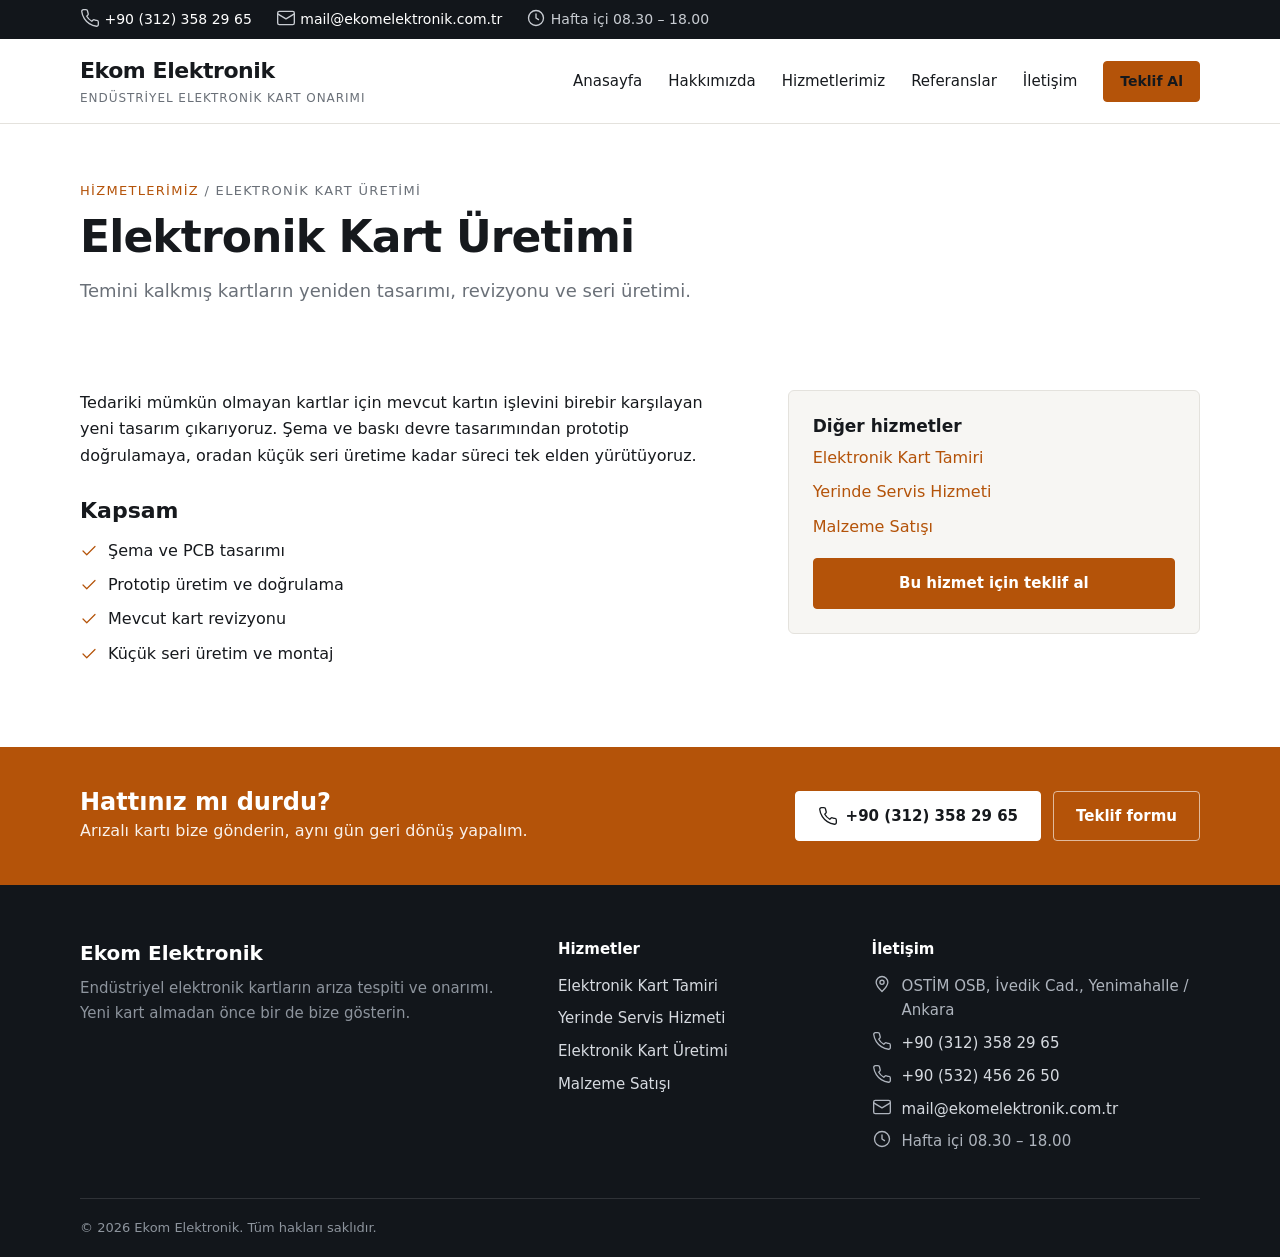
<file: hizmet-kart-uretimi.html>
<!DOCTYPE html>
<html lang="tr">
<head>
  <meta charset="UTF-8">
  <meta name="viewport" content="width=device-width, initial-scale=1.0">
  <title>Elektronik Kart Üretimi — Ekom Elektronik</title>
  <meta name="description" content="Temini kalkmış kartların yeniden tasarımı, revizyonu ve seri üretimi.">
  <link rel="stylesheet" href="assets/css/stil.css">
</head>
<body>

<a class="atla" href="#icerik">İçeriğe geç</a>

<div class="ust-serit">
  <div class="kap">
    <span><svg class="ikon" viewBox="0 0 24 24" fill="none" stroke="currentColor" stroke-width="1.6" stroke-linecap="round" stroke-linejoin="round" aria-hidden="true"><path d="M22 16.9v3a2 2 0 0 1-2.2 2 19.8 19.8 0 0 1-8.6-3.1 19.5 19.5 0 0 1-6-6A19.8 19.8 0 0 1 2.1 4.2 2 2 0 0 1 4.1 2h3a2 2 0 0 1 2 1.7c.1 1 .4 1.9.7 2.8a2 2 0 0 1-.5 2.1L8.1 9.9a16 16 0 0 0 6 6l1.3-1.3a2 2 0 0 1 2.1-.4c.9.3 1.8.6 2.8.7a2 2 0 0 1 1.7 2z"/></svg> <a href="tel:+903123582965">+90 (312) 358 29 65</a></span>
    <span class="gizle-mobil"><svg class="ikon" viewBox="0 0 24 24" fill="none" stroke="currentColor" stroke-width="1.6" stroke-linecap="round" stroke-linejoin="round" aria-hidden="true"><rect x="2" y="4" width="20" height="16" rx="2"/><path d="M2 7l10 6 10-6"/></svg> <a href="mailto:mail@ekomelektronik.com.tr">mail@ekomelektronik.com.tr</a></span>
    <span class="gizle-mobil"><svg class="ikon" viewBox="0 0 24 24" fill="none" stroke="currentColor" stroke-width="1.6" stroke-linecap="round" stroke-linejoin="round" aria-hidden="true"><circle cx="12" cy="12" r="9"/><path d="M12 7v5l3 2"/></svg> Hafta içi 08.30 – 18.00</span>
  </div>
</div>

<header class="baslik">
  <div class="kap baslik-ic">
    <a class="logo" href="index.html">
      <span class="logo-isim">Ekom Elektronik</span>
      <span class="logo-alt">Endüstriyel Elektronik Kart Onarımı</span>
    </a>

    <button class="menu-dugme" aria-expanded="false" aria-controls="ana-menu">
      <span></span><span></span><span></span>
      <span class="gizli-metin">Menü</span>
    </button>

    <nav id="ana-menu" class="menu" aria-label="Ana menü">
      <ul>
                  <li>
            <a href="index.html">
              Anasayfa            </a>
          </li>
                  <li>
            <a href="hakkimizda.html">
              Hakkımızda            </a>
          </li>
                  <li>
            <a href="hizmetlerimiz.html">
              Hizmetlerimiz            </a>
          </li>
                  <li>
            <a href="referanslar.html">
              Referanslar            </a>
          </li>
                  <li>
            <a href="iletisim.html">
              İletişim            </a>
          </li>
                <li><a class="dugme kucuk" href="iletisim.html#teklif">Teklif Al</a></li>
      </ul>
    </nav>
  </div>
</header>

<main id="icerik">

<section class="sayfa-basi">
  <div class="kap">
    <p class="ust-etiket"><a href="hizmetlerimiz.html">Hizmetlerimiz</a> / Elektronik Kart Üretimi</p>
    <h1>Elektronik Kart Üretimi</h1>
    <p class="ozet">Temini kalkmış kartların yeniden tasarımı, revizyonu ve seri üretimi.</p>
  </div>
</section>

<section class="bolum">
  <div class="kap iki-sutun">
    <div>
      <p>Tedariki mümkün olmayan kartlar için mevcut kartın işlevini birebir karşılayan yeni tasarım çıkarıyoruz. Şema ve baskı devre tasarımından prototip doğrulamaya, oradan küçük seri üretime kadar süreci tek elden yürütüyoruz.</p>
      <h2 class="ara-baslik">Kapsam</h2>
      <ul class="isaretli">
                  <li><svg class="ikon" viewBox="0 0 24 24" fill="none" stroke="currentColor" stroke-width="1.6" stroke-linecap="round" stroke-linejoin="round" aria-hidden="true"><path d="M20 6L9 17l-5-5"/></svg> Şema ve PCB tasarımı</li>
                  <li><svg class="ikon" viewBox="0 0 24 24" fill="none" stroke="currentColor" stroke-width="1.6" stroke-linecap="round" stroke-linejoin="round" aria-hidden="true"><path d="M20 6L9 17l-5-5"/></svg> Prototip üretim ve doğrulama</li>
                  <li><svg class="ikon" viewBox="0 0 24 24" fill="none" stroke="currentColor" stroke-width="1.6" stroke-linecap="round" stroke-linejoin="round" aria-hidden="true"><path d="M20 6L9 17l-5-5"/></svg> Mevcut kart revizyonu</li>
                  <li><svg class="ikon" viewBox="0 0 24 24" fill="none" stroke="currentColor" stroke-width="1.6" stroke-linecap="round" stroke-linejoin="round" aria-hidden="true"><path d="M20 6L9 17l-5-5"/></svg> Küçük seri üretim ve montaj</li>
              </ul>
    </div>

    <aside class="yan-kutu">
      <h2>Diğer hizmetler</h2>
      <ul class="duz-liste">
                            <li><a href="hizmet-elektronik-kart-tamiri.html">Elektronik Kart Tamiri</a></li>
                            <li><a href="hizmet-yerinde-servis.html">Yerinde Servis Hizmeti</a></li>
                                      <li><a href="hizmet-malzeme-satisi.html">Malzeme Satışı</a></li>
              </ul>
      <a class="dugme tam" href="iletisim.html#teklif">Bu hizmet için teklif al</a>
    </aside>
  </div>
</section>

</main>

<section class="serit-cta">
  <div class="kap cta-ic">
    <div>
      <h2>Hattınız mı durdu?</h2>
      <p>Arızalı kartı bize gönderin, aynı gün geri dönüş yapalım.</p>
    </div>
    <div class="cta-dugmeler">
      <a class="dugme" href="tel:+903123582965"><svg class="ikon" viewBox="0 0 24 24" fill="none" stroke="currentColor" stroke-width="1.6" stroke-linecap="round" stroke-linejoin="round" aria-hidden="true"><path d="M22 16.9v3a2 2 0 0 1-2.2 2 19.8 19.8 0 0 1-8.6-3.1 19.5 19.5 0 0 1-6-6A19.8 19.8 0 0 1 2.1 4.2 2 2 0 0 1 4.1 2h3a2 2 0 0 1 2 1.7c.1 1 .4 1.9.7 2.8a2 2 0 0 1-.5 2.1L8.1 9.9a16 16 0 0 0 6 6l1.3-1.3a2 2 0 0 1 2.1-.4c.9.3 1.8.6 2.8.7a2 2 0 0 1 1.7 2z"/></svg> +90 (312) 358 29 65</a>
      <a class="dugme bos" href="iletisim.html#teklif">Teklif formu</a>
    </div>
  </div>
</section>

<footer class="alt">
  <div class="kap alt-ic">
    <div>
      <p class="alt-isim">Ekom Elektronik</p>
      <p class="soluk">Endüstriyel elektronik kartların arıza tespiti ve onarımı. Yeni kart almadan önce bir de bize gösterin.</p>
    </div>

    <div>
      <h3>Hizmetler</h3>
      <ul class="duz-liste">
                  <li><a href="hizmet-elektronik-kart-tamiri.html">Elektronik Kart Tamiri</a></li>
                  <li><a href="hizmet-yerinde-servis.html">Yerinde Servis Hizmeti</a></li>
                  <li><a href="hizmet-kart-uretimi.html">Elektronik Kart Üretimi</a></li>
                  <li><a href="hizmet-malzeme-satisi.html">Malzeme Satışı</a></li>
              </ul>
    </div>

    <div>
      <h3>İletişim</h3>
      <ul class="duz-liste">
        <li><svg class="ikon" viewBox="0 0 24 24" fill="none" stroke="currentColor" stroke-width="1.6" stroke-linecap="round" stroke-linejoin="round" aria-hidden="true"><path d="M12 21s7-6.4 7-11a7 7 0 1 0-14 0c0 4.6 7 11 7 11z"/><circle cx="12" cy="10" r="2.5"/></svg> OSTİM OSB, İvedik Cad., Yenimahalle / Ankara</li>
        <li><svg class="ikon" viewBox="0 0 24 24" fill="none" stroke="currentColor" stroke-width="1.6" stroke-linecap="round" stroke-linejoin="round" aria-hidden="true"><path d="M22 16.9v3a2 2 0 0 1-2.2 2 19.8 19.8 0 0 1-8.6-3.1 19.5 19.5 0 0 1-6-6A19.8 19.8 0 0 1 2.1 4.2 2 2 0 0 1 4.1 2h3a2 2 0 0 1 2 1.7c.1 1 .4 1.9.7 2.8a2 2 0 0 1-.5 2.1L8.1 9.9a16 16 0 0 0 6 6l1.3-1.3a2 2 0 0 1 2.1-.4c.9.3 1.8.6 2.8.7a2 2 0 0 1 1.7 2z"/></svg> <a href="tel:+903123582965">+90 (312) 358 29 65</a></li>
        <li><svg class="ikon" viewBox="0 0 24 24" fill="none" stroke="currentColor" stroke-width="1.6" stroke-linecap="round" stroke-linejoin="round" aria-hidden="true"><path d="M22 16.9v3a2 2 0 0 1-2.2 2 19.8 19.8 0 0 1-8.6-3.1 19.5 19.5 0 0 1-6-6A19.8 19.8 0 0 1 2.1 4.2 2 2 0 0 1 4.1 2h3a2 2 0 0 1 2 1.7c.1 1 .4 1.9.7 2.8a2 2 0 0 1-.5 2.1L8.1 9.9a16 16 0 0 0 6 6l1.3-1.3a2 2 0 0 1 2.1-.4c.9.3 1.8.6 2.8.7a2 2 0 0 1 1.7 2z"/></svg> <a href="tel:+905324562650">+90 (532) 456 26 50</a></li>
        <li><svg class="ikon" viewBox="0 0 24 24" fill="none" stroke="currentColor" stroke-width="1.6" stroke-linecap="round" stroke-linejoin="round" aria-hidden="true"><rect x="2" y="4" width="20" height="16" rx="2"/><path d="M2 7l10 6 10-6"/></svg> <a href="mailto:mail@ekomelektronik.com.tr">mail@ekomelektronik.com.tr</a></li>
        <li><svg class="ikon" viewBox="0 0 24 24" fill="none" stroke="currentColor" stroke-width="1.6" stroke-linecap="round" stroke-linejoin="round" aria-hidden="true"><circle cx="12" cy="12" r="9"/><path d="M12 7v5l3 2"/></svg> Hafta içi 08.30 – 18.00</li>
      </ul>
    </div>
  </div>

  <div class="kap telif">
    <span>&copy; 2026 Ekom Elektronik. Tüm hakları saklıdır.</span>
  </div>
</footer>

<script src="assets/js/site.js"></script>
</body>
</html>
</file>
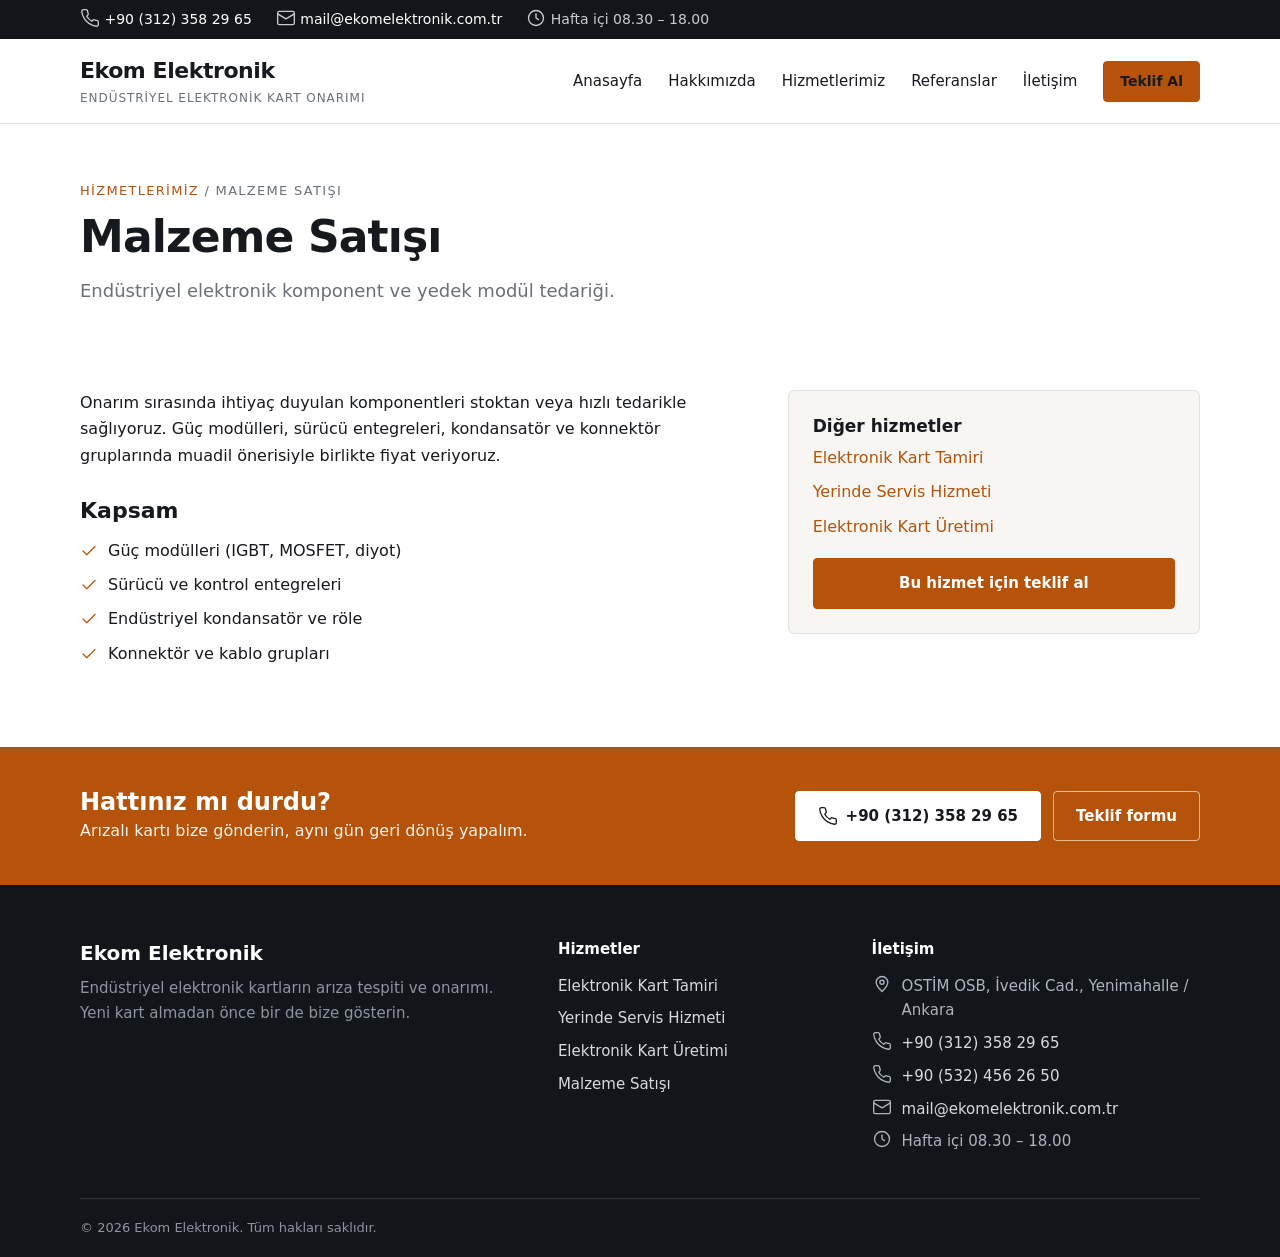
<file: hizmet-malzeme-satisi.html>
<!DOCTYPE html>
<html lang="tr">
<head>
  <meta charset="UTF-8">
  <meta name="viewport" content="width=device-width, initial-scale=1.0">
  <title>Malzeme Satışı — Ekom Elektronik</title>
  <meta name="description" content="Endüstriyel elektronik komponent ve yedek modül tedariği.">
  <link rel="stylesheet" href="assets/css/stil.css">
</head>
<body>

<a class="atla" href="#icerik">İçeriğe geç</a>

<div class="ust-serit">
  <div class="kap">
    <span><svg class="ikon" viewBox="0 0 24 24" fill="none" stroke="currentColor" stroke-width="1.6" stroke-linecap="round" stroke-linejoin="round" aria-hidden="true"><path d="M22 16.9v3a2 2 0 0 1-2.2 2 19.8 19.8 0 0 1-8.6-3.1 19.5 19.5 0 0 1-6-6A19.8 19.8 0 0 1 2.1 4.2 2 2 0 0 1 4.1 2h3a2 2 0 0 1 2 1.7c.1 1 .4 1.9.7 2.8a2 2 0 0 1-.5 2.1L8.1 9.9a16 16 0 0 0 6 6l1.3-1.3a2 2 0 0 1 2.1-.4c.9.3 1.8.6 2.8.7a2 2 0 0 1 1.7 2z"/></svg> <a href="tel:+903123582965">+90 (312) 358 29 65</a></span>
    <span class="gizle-mobil"><svg class="ikon" viewBox="0 0 24 24" fill="none" stroke="currentColor" stroke-width="1.6" stroke-linecap="round" stroke-linejoin="round" aria-hidden="true"><rect x="2" y="4" width="20" height="16" rx="2"/><path d="M2 7l10 6 10-6"/></svg> <a href="mailto:mail@ekomelektronik.com.tr">mail@ekomelektronik.com.tr</a></span>
    <span class="gizle-mobil"><svg class="ikon" viewBox="0 0 24 24" fill="none" stroke="currentColor" stroke-width="1.6" stroke-linecap="round" stroke-linejoin="round" aria-hidden="true"><circle cx="12" cy="12" r="9"/><path d="M12 7v5l3 2"/></svg> Hafta içi 08.30 – 18.00</span>
  </div>
</div>

<header class="baslik">
  <div class="kap baslik-ic">
    <a class="logo" href="index.html">
      <span class="logo-isim">Ekom Elektronik</span>
      <span class="logo-alt">Endüstriyel Elektronik Kart Onarımı</span>
    </a>

    <button class="menu-dugme" aria-expanded="false" aria-controls="ana-menu">
      <span></span><span></span><span></span>
      <span class="gizli-metin">Menü</span>
    </button>

    <nav id="ana-menu" class="menu" aria-label="Ana menü">
      <ul>
                  <li>
            <a href="index.html">
              Anasayfa            </a>
          </li>
                  <li>
            <a href="hakkimizda.html">
              Hakkımızda            </a>
          </li>
                  <li>
            <a href="hizmetlerimiz.html">
              Hizmetlerimiz            </a>
          </li>
                  <li>
            <a href="referanslar.html">
              Referanslar            </a>
          </li>
                  <li>
            <a href="iletisim.html">
              İletişim            </a>
          </li>
                <li><a class="dugme kucuk" href="iletisim.html#teklif">Teklif Al</a></li>
      </ul>
    </nav>
  </div>
</header>

<main id="icerik">

<section class="sayfa-basi">
  <div class="kap">
    <p class="ust-etiket"><a href="hizmetlerimiz.html">Hizmetlerimiz</a> / Malzeme Satışı</p>
    <h1>Malzeme Satışı</h1>
    <p class="ozet">Endüstriyel elektronik komponent ve yedek modül tedariği.</p>
  </div>
</section>

<section class="bolum">
  <div class="kap iki-sutun">
    <div>
      <p>Onarım sırasında ihtiyaç duyulan komponentleri stoktan veya hızlı tedarikle sağlıyoruz. Güç modülleri, sürücü entegreleri, kondansatör ve konnektör gruplarında muadil önerisiyle birlikte fiyat veriyoruz.</p>
      <h2 class="ara-baslik">Kapsam</h2>
      <ul class="isaretli">
                  <li><svg class="ikon" viewBox="0 0 24 24" fill="none" stroke="currentColor" stroke-width="1.6" stroke-linecap="round" stroke-linejoin="round" aria-hidden="true"><path d="M20 6L9 17l-5-5"/></svg> Güç modülleri (IGBT, MOSFET, diyot)</li>
                  <li><svg class="ikon" viewBox="0 0 24 24" fill="none" stroke="currentColor" stroke-width="1.6" stroke-linecap="round" stroke-linejoin="round" aria-hidden="true"><path d="M20 6L9 17l-5-5"/></svg> Sürücü ve kontrol entegreleri</li>
                  <li><svg class="ikon" viewBox="0 0 24 24" fill="none" stroke="currentColor" stroke-width="1.6" stroke-linecap="round" stroke-linejoin="round" aria-hidden="true"><path d="M20 6L9 17l-5-5"/></svg> Endüstriyel kondansatör ve röle</li>
                  <li><svg class="ikon" viewBox="0 0 24 24" fill="none" stroke="currentColor" stroke-width="1.6" stroke-linecap="round" stroke-linejoin="round" aria-hidden="true"><path d="M20 6L9 17l-5-5"/></svg> Konnektör ve kablo grupları</li>
              </ul>
    </div>

    <aside class="yan-kutu">
      <h2>Diğer hizmetler</h2>
      <ul class="duz-liste">
                            <li><a href="hizmet-elektronik-kart-tamiri.html">Elektronik Kart Tamiri</a></li>
                            <li><a href="hizmet-yerinde-servis.html">Yerinde Servis Hizmeti</a></li>
                            <li><a href="hizmet-kart-uretimi.html">Elektronik Kart Üretimi</a></li>
                        </ul>
      <a class="dugme tam" href="iletisim.html#teklif">Bu hizmet için teklif al</a>
    </aside>
  </div>
</section>

</main>

<section class="serit-cta">
  <div class="kap cta-ic">
    <div>
      <h2>Hattınız mı durdu?</h2>
      <p>Arızalı kartı bize gönderin, aynı gün geri dönüş yapalım.</p>
    </div>
    <div class="cta-dugmeler">
      <a class="dugme" href="tel:+903123582965"><svg class="ikon" viewBox="0 0 24 24" fill="none" stroke="currentColor" stroke-width="1.6" stroke-linecap="round" stroke-linejoin="round" aria-hidden="true"><path d="M22 16.9v3a2 2 0 0 1-2.2 2 19.8 19.8 0 0 1-8.6-3.1 19.5 19.5 0 0 1-6-6A19.8 19.8 0 0 1 2.1 4.2 2 2 0 0 1 4.1 2h3a2 2 0 0 1 2 1.7c.1 1 .4 1.9.7 2.8a2 2 0 0 1-.5 2.1L8.1 9.9a16 16 0 0 0 6 6l1.3-1.3a2 2 0 0 1 2.1-.4c.9.3 1.8.6 2.8.7a2 2 0 0 1 1.7 2z"/></svg> +90 (312) 358 29 65</a>
      <a class="dugme bos" href="iletisim.html#teklif">Teklif formu</a>
    </div>
  </div>
</section>

<footer class="alt">
  <div class="kap alt-ic">
    <div>
      <p class="alt-isim">Ekom Elektronik</p>
      <p class="soluk">Endüstriyel elektronik kartların arıza tespiti ve onarımı. Yeni kart almadan önce bir de bize gösterin.</p>
    </div>

    <div>
      <h3>Hizmetler</h3>
      <ul class="duz-liste">
                  <li><a href="hizmet-elektronik-kart-tamiri.html">Elektronik Kart Tamiri</a></li>
                  <li><a href="hizmet-yerinde-servis.html">Yerinde Servis Hizmeti</a></li>
                  <li><a href="hizmet-kart-uretimi.html">Elektronik Kart Üretimi</a></li>
                  <li><a href="hizmet-malzeme-satisi.html">Malzeme Satışı</a></li>
              </ul>
    </div>

    <div>
      <h3>İletişim</h3>
      <ul class="duz-liste">
        <li><svg class="ikon" viewBox="0 0 24 24" fill="none" stroke="currentColor" stroke-width="1.6" stroke-linecap="round" stroke-linejoin="round" aria-hidden="true"><path d="M12 21s7-6.4 7-11a7 7 0 1 0-14 0c0 4.6 7 11 7 11z"/><circle cx="12" cy="10" r="2.5"/></svg> OSTİM OSB, İvedik Cad., Yenimahalle / Ankara</li>
        <li><svg class="ikon" viewBox="0 0 24 24" fill="none" stroke="currentColor" stroke-width="1.6" stroke-linecap="round" stroke-linejoin="round" aria-hidden="true"><path d="M22 16.9v3a2 2 0 0 1-2.2 2 19.8 19.8 0 0 1-8.6-3.1 19.5 19.5 0 0 1-6-6A19.8 19.8 0 0 1 2.1 4.2 2 2 0 0 1 4.1 2h3a2 2 0 0 1 2 1.7c.1 1 .4 1.9.7 2.8a2 2 0 0 1-.5 2.1L8.1 9.9a16 16 0 0 0 6 6l1.3-1.3a2 2 0 0 1 2.1-.4c.9.3 1.8.6 2.8.7a2 2 0 0 1 1.7 2z"/></svg> <a href="tel:+903123582965">+90 (312) 358 29 65</a></li>
        <li><svg class="ikon" viewBox="0 0 24 24" fill="none" stroke="currentColor" stroke-width="1.6" stroke-linecap="round" stroke-linejoin="round" aria-hidden="true"><path d="M22 16.9v3a2 2 0 0 1-2.2 2 19.8 19.8 0 0 1-8.6-3.1 19.5 19.5 0 0 1-6-6A19.8 19.8 0 0 1 2.1 4.2 2 2 0 0 1 4.1 2h3a2 2 0 0 1 2 1.7c.1 1 .4 1.9.7 2.8a2 2 0 0 1-.5 2.1L8.1 9.9a16 16 0 0 0 6 6l1.3-1.3a2 2 0 0 1 2.1-.4c.9.3 1.8.6 2.8.7a2 2 0 0 1 1.7 2z"/></svg> <a href="tel:+905324562650">+90 (532) 456 26 50</a></li>
        <li><svg class="ikon" viewBox="0 0 24 24" fill="none" stroke="currentColor" stroke-width="1.6" stroke-linecap="round" stroke-linejoin="round" aria-hidden="true"><rect x="2" y="4" width="20" height="16" rx="2"/><path d="M2 7l10 6 10-6"/></svg> <a href="mailto:mail@ekomelektronik.com.tr">mail@ekomelektronik.com.tr</a></li>
        <li><svg class="ikon" viewBox="0 0 24 24" fill="none" stroke="currentColor" stroke-width="1.6" stroke-linecap="round" stroke-linejoin="round" aria-hidden="true"><circle cx="12" cy="12" r="9"/><path d="M12 7v5l3 2"/></svg> Hafta içi 08.30 – 18.00</li>
      </ul>
    </div>
  </div>

  <div class="kap telif">
    <span>&copy; 2026 Ekom Elektronik. Tüm hakları saklıdır.</span>
  </div>
</footer>

<script src="assets/js/site.js"></script>
</body>
</html>
</file>
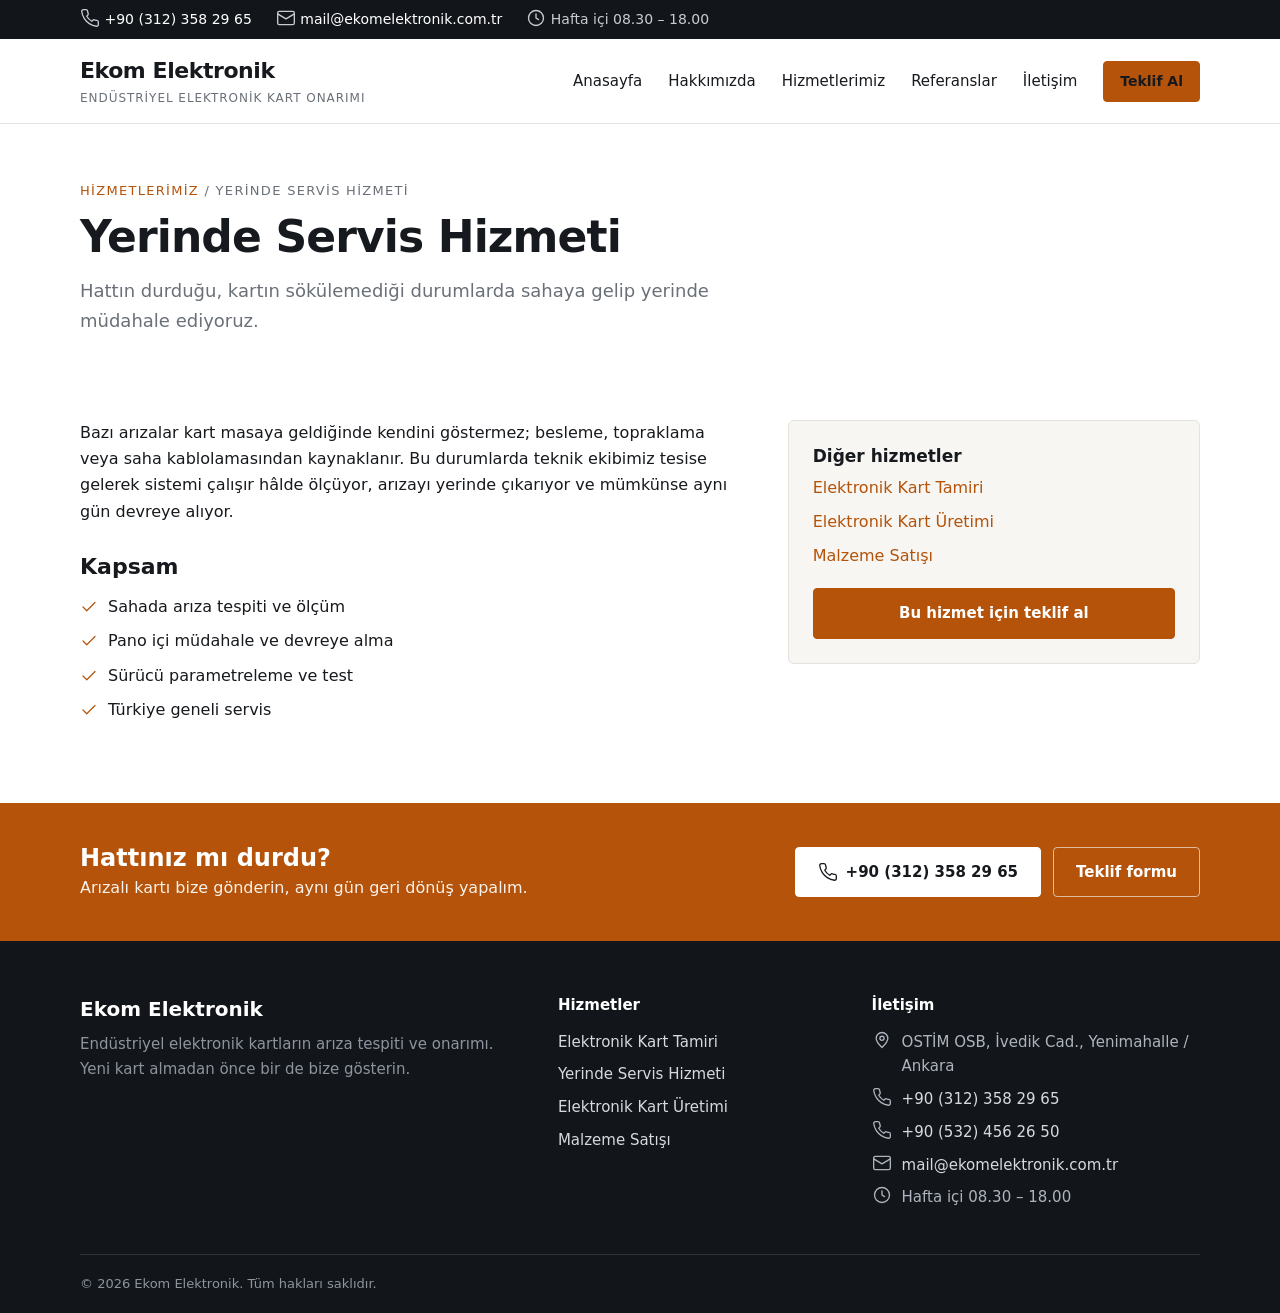
<file: hizmet-yerinde-servis.html>
<!DOCTYPE html>
<html lang="tr">
<head>
  <meta charset="UTF-8">
  <meta name="viewport" content="width=device-width, initial-scale=1.0">
  <title>Yerinde Servis Hizmeti — Ekom Elektronik</title>
  <meta name="description" content="Hattın durduğu, kartın sökülemediği durumlarda sahaya gelip yerinde müdahale ediyoruz.">
  <link rel="stylesheet" href="assets/css/stil.css">
</head>
<body>

<a class="atla" href="#icerik">İçeriğe geç</a>

<div class="ust-serit">
  <div class="kap">
    <span><svg class="ikon" viewBox="0 0 24 24" fill="none" stroke="currentColor" stroke-width="1.6" stroke-linecap="round" stroke-linejoin="round" aria-hidden="true"><path d="M22 16.9v3a2 2 0 0 1-2.2 2 19.8 19.8 0 0 1-8.6-3.1 19.5 19.5 0 0 1-6-6A19.8 19.8 0 0 1 2.1 4.2 2 2 0 0 1 4.1 2h3a2 2 0 0 1 2 1.7c.1 1 .4 1.9.7 2.8a2 2 0 0 1-.5 2.1L8.1 9.9a16 16 0 0 0 6 6l1.3-1.3a2 2 0 0 1 2.1-.4c.9.3 1.8.6 2.8.7a2 2 0 0 1 1.7 2z"/></svg> <a href="tel:+903123582965">+90 (312) 358 29 65</a></span>
    <span class="gizle-mobil"><svg class="ikon" viewBox="0 0 24 24" fill="none" stroke="currentColor" stroke-width="1.6" stroke-linecap="round" stroke-linejoin="round" aria-hidden="true"><rect x="2" y="4" width="20" height="16" rx="2"/><path d="M2 7l10 6 10-6"/></svg> <a href="mailto:mail@ekomelektronik.com.tr">mail@ekomelektronik.com.tr</a></span>
    <span class="gizle-mobil"><svg class="ikon" viewBox="0 0 24 24" fill="none" stroke="currentColor" stroke-width="1.6" stroke-linecap="round" stroke-linejoin="round" aria-hidden="true"><circle cx="12" cy="12" r="9"/><path d="M12 7v5l3 2"/></svg> Hafta içi 08.30 – 18.00</span>
  </div>
</div>

<header class="baslik">
  <div class="kap baslik-ic">
    <a class="logo" href="index.html">
      <span class="logo-isim">Ekom Elektronik</span>
      <span class="logo-alt">Endüstriyel Elektronik Kart Onarımı</span>
    </a>

    <button class="menu-dugme" aria-expanded="false" aria-controls="ana-menu">
      <span></span><span></span><span></span>
      <span class="gizli-metin">Menü</span>
    </button>

    <nav id="ana-menu" class="menu" aria-label="Ana menü">
      <ul>
                  <li>
            <a href="index.html">
              Anasayfa            </a>
          </li>
                  <li>
            <a href="hakkimizda.html">
              Hakkımızda            </a>
          </li>
                  <li>
            <a href="hizmetlerimiz.html">
              Hizmetlerimiz            </a>
          </li>
                  <li>
            <a href="referanslar.html">
              Referanslar            </a>
          </li>
                  <li>
            <a href="iletisim.html">
              İletişim            </a>
          </li>
                <li><a class="dugme kucuk" href="iletisim.html#teklif">Teklif Al</a></li>
      </ul>
    </nav>
  </div>
</header>

<main id="icerik">

<section class="sayfa-basi">
  <div class="kap">
    <p class="ust-etiket"><a href="hizmetlerimiz.html">Hizmetlerimiz</a> / Yerinde Servis Hizmeti</p>
    <h1>Yerinde Servis Hizmeti</h1>
    <p class="ozet">Hattın durduğu, kartın sökülemediği durumlarda sahaya gelip yerinde müdahale ediyoruz.</p>
  </div>
</section>

<section class="bolum">
  <div class="kap iki-sutun">
    <div>
      <p>Bazı arızalar kart masaya geldiğinde kendini göstermez; besleme, topraklama veya saha kablolamasından kaynaklanır. Bu durumlarda teknik ekibimiz tesise gelerek sistemi çalışır hâlde ölçüyor, arızayı yerinde çıkarıyor ve mümkünse aynı gün devreye alıyor.</p>
      <h2 class="ara-baslik">Kapsam</h2>
      <ul class="isaretli">
                  <li><svg class="ikon" viewBox="0 0 24 24" fill="none" stroke="currentColor" stroke-width="1.6" stroke-linecap="round" stroke-linejoin="round" aria-hidden="true"><path d="M20 6L9 17l-5-5"/></svg> Sahada arıza tespiti ve ölçüm</li>
                  <li><svg class="ikon" viewBox="0 0 24 24" fill="none" stroke="currentColor" stroke-width="1.6" stroke-linecap="round" stroke-linejoin="round" aria-hidden="true"><path d="M20 6L9 17l-5-5"/></svg> Pano içi müdahale ve devreye alma</li>
                  <li><svg class="ikon" viewBox="0 0 24 24" fill="none" stroke="currentColor" stroke-width="1.6" stroke-linecap="round" stroke-linejoin="round" aria-hidden="true"><path d="M20 6L9 17l-5-5"/></svg> Sürücü parametreleme ve test</li>
                  <li><svg class="ikon" viewBox="0 0 24 24" fill="none" stroke="currentColor" stroke-width="1.6" stroke-linecap="round" stroke-linejoin="round" aria-hidden="true"><path d="M20 6L9 17l-5-5"/></svg> Türkiye geneli servis</li>
              </ul>
    </div>

    <aside class="yan-kutu">
      <h2>Diğer hizmetler</h2>
      <ul class="duz-liste">
                            <li><a href="hizmet-elektronik-kart-tamiri.html">Elektronik Kart Tamiri</a></li>
                                      <li><a href="hizmet-kart-uretimi.html">Elektronik Kart Üretimi</a></li>
                            <li><a href="hizmet-malzeme-satisi.html">Malzeme Satışı</a></li>
              </ul>
      <a class="dugme tam" href="iletisim.html#teklif">Bu hizmet için teklif al</a>
    </aside>
  </div>
</section>

</main>

<section class="serit-cta">
  <div class="kap cta-ic">
    <div>
      <h2>Hattınız mı durdu?</h2>
      <p>Arızalı kartı bize gönderin, aynı gün geri dönüş yapalım.</p>
    </div>
    <div class="cta-dugmeler">
      <a class="dugme" href="tel:+903123582965"><svg class="ikon" viewBox="0 0 24 24" fill="none" stroke="currentColor" stroke-width="1.6" stroke-linecap="round" stroke-linejoin="round" aria-hidden="true"><path d="M22 16.9v3a2 2 0 0 1-2.2 2 19.8 19.8 0 0 1-8.6-3.1 19.5 19.5 0 0 1-6-6A19.8 19.8 0 0 1 2.1 4.2 2 2 0 0 1 4.1 2h3a2 2 0 0 1 2 1.7c.1 1 .4 1.9.7 2.8a2 2 0 0 1-.5 2.1L8.1 9.9a16 16 0 0 0 6 6l1.3-1.3a2 2 0 0 1 2.1-.4c.9.3 1.8.6 2.8.7a2 2 0 0 1 1.7 2z"/></svg> +90 (312) 358 29 65</a>
      <a class="dugme bos" href="iletisim.html#teklif">Teklif formu</a>
    </div>
  </div>
</section>

<footer class="alt">
  <div class="kap alt-ic">
    <div>
      <p class="alt-isim">Ekom Elektronik</p>
      <p class="soluk">Endüstriyel elektronik kartların arıza tespiti ve onarımı. Yeni kart almadan önce bir de bize gösterin.</p>
    </div>

    <div>
      <h3>Hizmetler</h3>
      <ul class="duz-liste">
                  <li><a href="hizmet-elektronik-kart-tamiri.html">Elektronik Kart Tamiri</a></li>
                  <li><a href="hizmet-yerinde-servis.html">Yerinde Servis Hizmeti</a></li>
                  <li><a href="hizmet-kart-uretimi.html">Elektronik Kart Üretimi</a></li>
                  <li><a href="hizmet-malzeme-satisi.html">Malzeme Satışı</a></li>
              </ul>
    </div>

    <div>
      <h3>İletişim</h3>
      <ul class="duz-liste">
        <li><svg class="ikon" viewBox="0 0 24 24" fill="none" stroke="currentColor" stroke-width="1.6" stroke-linecap="round" stroke-linejoin="round" aria-hidden="true"><path d="M12 21s7-6.4 7-11a7 7 0 1 0-14 0c0 4.6 7 11 7 11z"/><circle cx="12" cy="10" r="2.5"/></svg> OSTİM OSB, İvedik Cad., Yenimahalle / Ankara</li>
        <li><svg class="ikon" viewBox="0 0 24 24" fill="none" stroke="currentColor" stroke-width="1.6" stroke-linecap="round" stroke-linejoin="round" aria-hidden="true"><path d="M22 16.9v3a2 2 0 0 1-2.2 2 19.8 19.8 0 0 1-8.6-3.1 19.5 19.5 0 0 1-6-6A19.8 19.8 0 0 1 2.1 4.2 2 2 0 0 1 4.1 2h3a2 2 0 0 1 2 1.7c.1 1 .4 1.9.7 2.8a2 2 0 0 1-.5 2.1L8.1 9.9a16 16 0 0 0 6 6l1.3-1.3a2 2 0 0 1 2.1-.4c.9.3 1.8.6 2.8.7a2 2 0 0 1 1.7 2z"/></svg> <a href="tel:+903123582965">+90 (312) 358 29 65</a></li>
        <li><svg class="ikon" viewBox="0 0 24 24" fill="none" stroke="currentColor" stroke-width="1.6" stroke-linecap="round" stroke-linejoin="round" aria-hidden="true"><path d="M22 16.9v3a2 2 0 0 1-2.2 2 19.8 19.8 0 0 1-8.6-3.1 19.5 19.5 0 0 1-6-6A19.8 19.8 0 0 1 2.1 4.2 2 2 0 0 1 4.1 2h3a2 2 0 0 1 2 1.7c.1 1 .4 1.9.7 2.8a2 2 0 0 1-.5 2.1L8.1 9.9a16 16 0 0 0 6 6l1.3-1.3a2 2 0 0 1 2.1-.4c.9.3 1.8.6 2.8.7a2 2 0 0 1 1.7 2z"/></svg> <a href="tel:+905324562650">+90 (532) 456 26 50</a></li>
        <li><svg class="ikon" viewBox="0 0 24 24" fill="none" stroke="currentColor" stroke-width="1.6" stroke-linecap="round" stroke-linejoin="round" aria-hidden="true"><rect x="2" y="4" width="20" height="16" rx="2"/><path d="M2 7l10 6 10-6"/></svg> <a href="mailto:mail@ekomelektronik.com.tr">mail@ekomelektronik.com.tr</a></li>
        <li><svg class="ikon" viewBox="0 0 24 24" fill="none" stroke="currentColor" stroke-width="1.6" stroke-linecap="round" stroke-linejoin="round" aria-hidden="true"><circle cx="12" cy="12" r="9"/><path d="M12 7v5l3 2"/></svg> Hafta içi 08.30 – 18.00</li>
      </ul>
    </div>
  </div>

  <div class="kap telif">
    <span>&copy; 2026 Ekom Elektronik. Tüm hakları saklıdır.</span>
  </div>
</footer>

<script src="assets/js/site.js"></script>
</body>
</html>
</file>
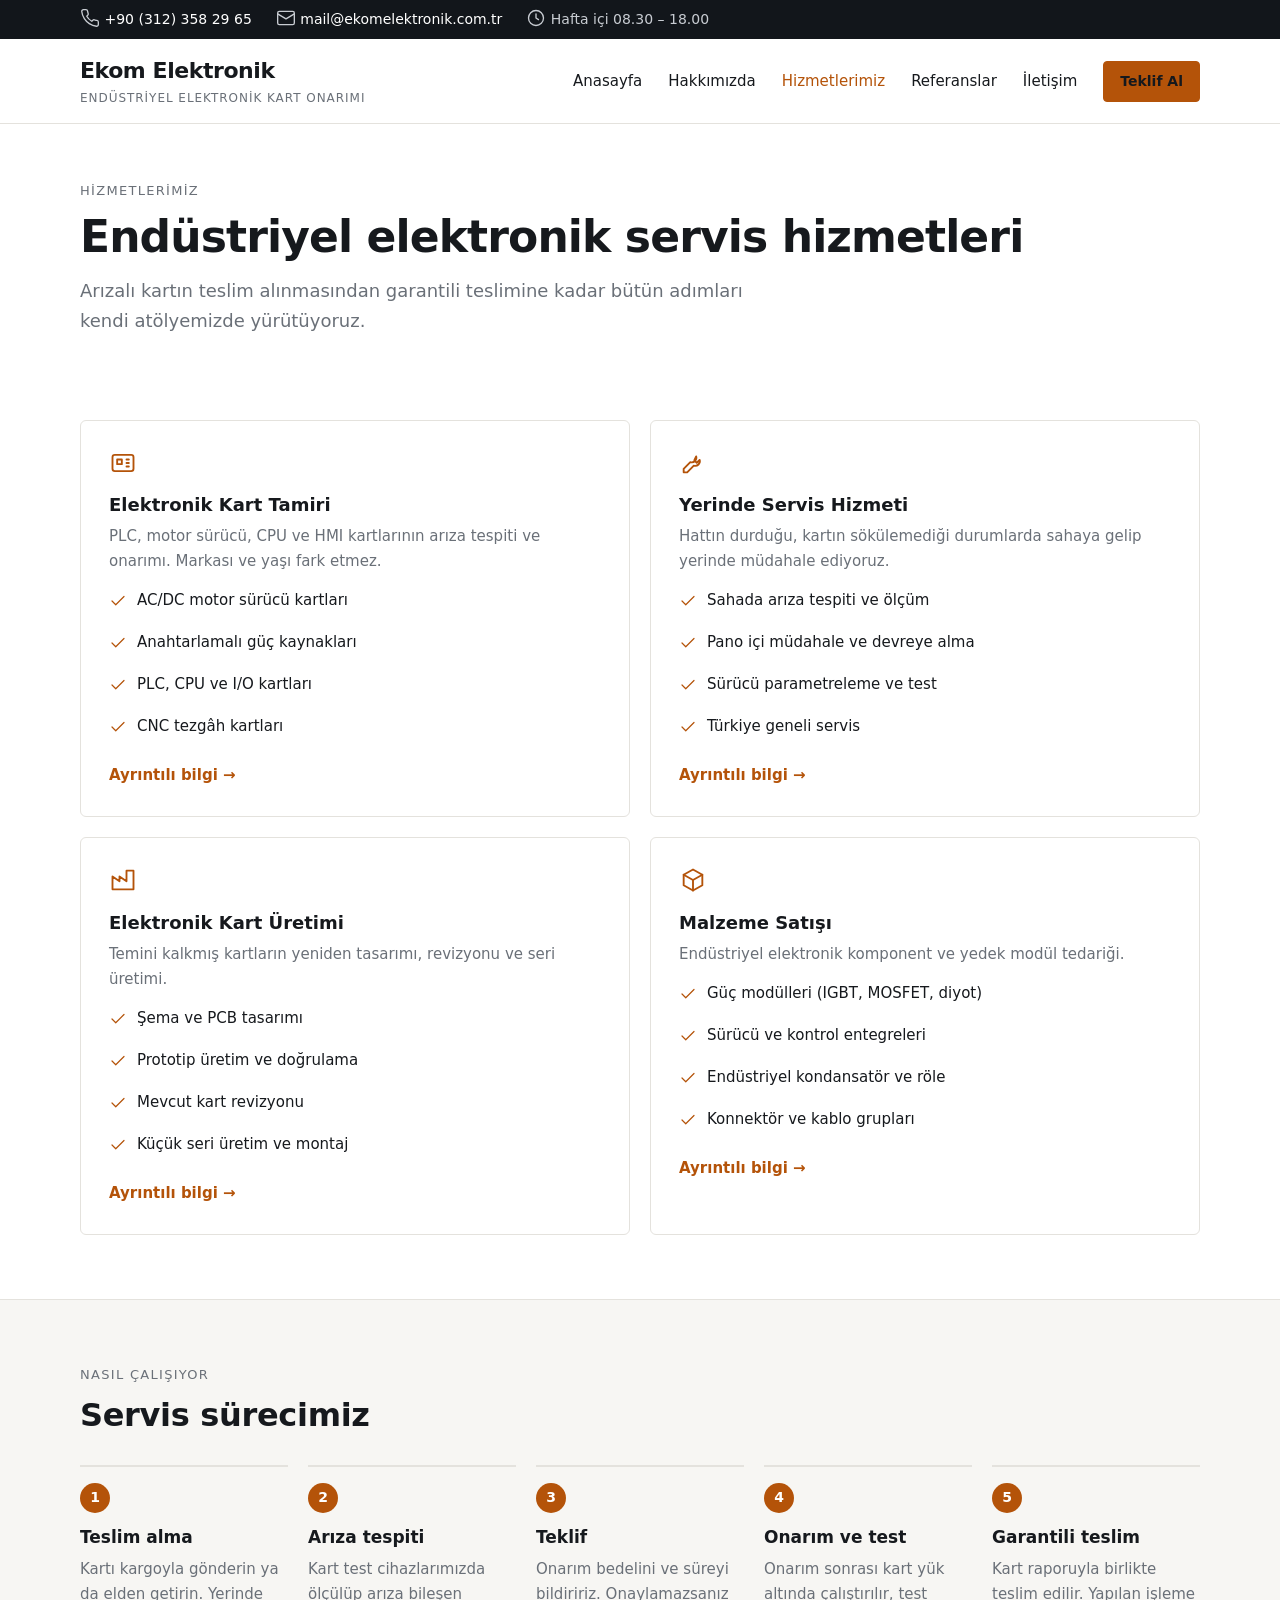
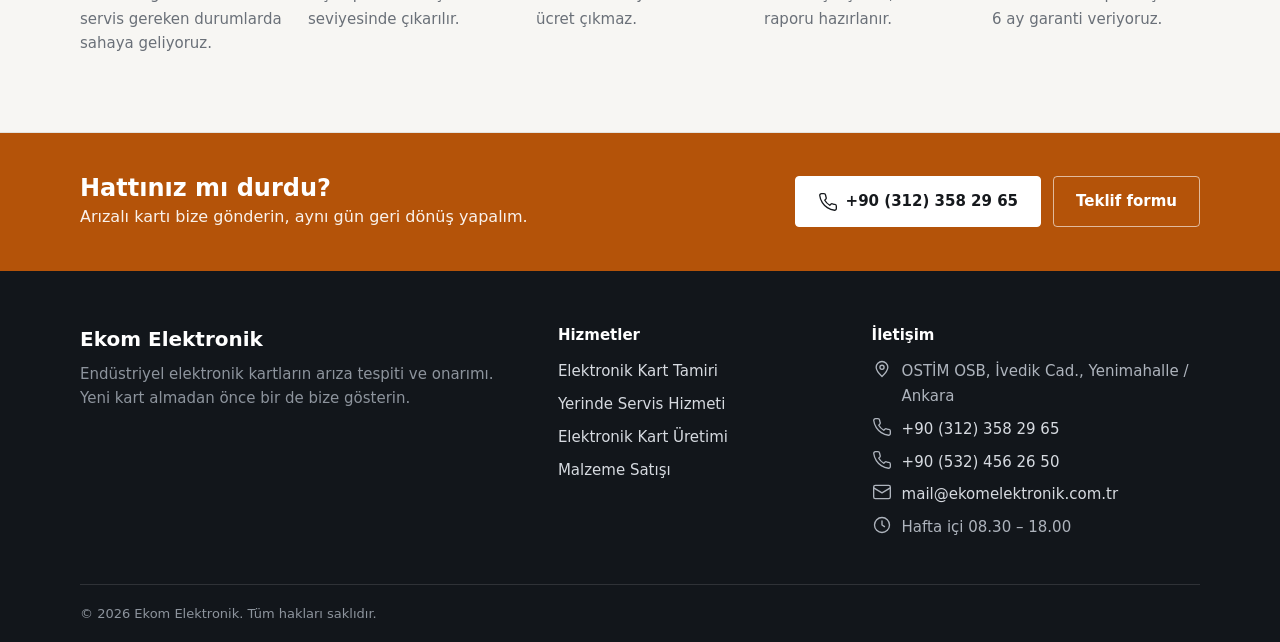
<file: hizmetlerimiz.html>
<!DOCTYPE html>
<html lang="tr">
<head>
  <meta charset="UTF-8">
  <meta name="viewport" content="width=device-width, initial-scale=1.0">
  <title>Hizmetlerimiz — Ekom Elektronik</title>
  <meta name="description" content="Elektronik kart tamiri, yerinde servis, kart üretimi ve malzeme satışı.">
  <link rel="stylesheet" href="assets/css/stil.css">
</head>
<body>

<a class="atla" href="#icerik">İçeriğe geç</a>

<div class="ust-serit">
  <div class="kap">
    <span><svg class="ikon" viewBox="0 0 24 24" fill="none" stroke="currentColor" stroke-width="1.6" stroke-linecap="round" stroke-linejoin="round" aria-hidden="true"><path d="M22 16.9v3a2 2 0 0 1-2.2 2 19.8 19.8 0 0 1-8.6-3.1 19.5 19.5 0 0 1-6-6A19.8 19.8 0 0 1 2.1 4.2 2 2 0 0 1 4.1 2h3a2 2 0 0 1 2 1.7c.1 1 .4 1.9.7 2.8a2 2 0 0 1-.5 2.1L8.1 9.9a16 16 0 0 0 6 6l1.3-1.3a2 2 0 0 1 2.1-.4c.9.3 1.8.6 2.8.7a2 2 0 0 1 1.7 2z"/></svg> <a href="tel:+903123582965">+90 (312) 358 29 65</a></span>
    <span class="gizle-mobil"><svg class="ikon" viewBox="0 0 24 24" fill="none" stroke="currentColor" stroke-width="1.6" stroke-linecap="round" stroke-linejoin="round" aria-hidden="true"><rect x="2" y="4" width="20" height="16" rx="2"/><path d="M2 7l10 6 10-6"/></svg> <a href="mailto:mail@ekomelektronik.com.tr">mail@ekomelektronik.com.tr</a></span>
    <span class="gizle-mobil"><svg class="ikon" viewBox="0 0 24 24" fill="none" stroke="currentColor" stroke-width="1.6" stroke-linecap="round" stroke-linejoin="round" aria-hidden="true"><circle cx="12" cy="12" r="9"/><path d="M12 7v5l3 2"/></svg> Hafta içi 08.30 – 18.00</span>
  </div>
</div>

<header class="baslik">
  <div class="kap baslik-ic">
    <a class="logo" href="index.html">
      <span class="logo-isim">Ekom Elektronik</span>
      <span class="logo-alt">Endüstriyel Elektronik Kart Onarımı</span>
    </a>

    <button class="menu-dugme" aria-expanded="false" aria-controls="ana-menu">
      <span></span><span></span><span></span>
      <span class="gizli-metin">Menü</span>
    </button>

    <nav id="ana-menu" class="menu" aria-label="Ana menü">
      <ul>
                  <li>
            <a href="index.html">
              Anasayfa            </a>
          </li>
                  <li>
            <a href="hakkimizda.html">
              Hakkımızda            </a>
          </li>
                  <li>
            <a href="hizmetlerimiz.html" class="aktif" aria-current="page">
              Hizmetlerimiz            </a>
          </li>
                  <li>
            <a href="referanslar.html">
              Referanslar            </a>
          </li>
                  <li>
            <a href="iletisim.html">
              İletişim            </a>
          </li>
                <li><a class="dugme kucuk" href="iletisim.html#teklif">Teklif Al</a></li>
      </ul>
    </nav>
  </div>
</header>

<main id="icerik">

<section class="sayfa-basi">
  <div class="kap">
    <p class="ust-etiket">Hizmetlerimiz</p>
    <h1>Endüstriyel elektronik servis hizmetleri</h1>
    <p class="ozet">
      Arızalı kartın teslim alınmasından garantili teslimine kadar bütün adımları
      kendi atölyemizde yürütüyoruz.
    </p>
  </div>
</section>

<section class="bolum">
  <div class="kap">
    <div class="izgara iki">
              <article class="kart genis">
          <svg class="ikon" viewBox="0 0 24 24" fill="none" stroke="currentColor" stroke-width="1.6" stroke-linecap="round" stroke-linejoin="round" aria-hidden="true"><rect x="3" y="5" width="18" height="14" rx="2"/><path d="M7 9h4v4H7z"/><path d="M15 9h2M15 12h2M15 15h2"/></svg>          <h2>Elektronik Kart Tamiri</h2>
          <p>PLC, motor sürücü, CPU ve HMI kartlarının arıza tespiti ve onarımı. Markası ve yaşı fark etmez.</p>
          <ul class="isaretli kucuk">
                          <li><svg class="ikon" viewBox="0 0 24 24" fill="none" stroke="currentColor" stroke-width="1.6" stroke-linecap="round" stroke-linejoin="round" aria-hidden="true"><path d="M20 6L9 17l-5-5"/></svg> AC/DC motor sürücü kartları</li>
                          <li><svg class="ikon" viewBox="0 0 24 24" fill="none" stroke="currentColor" stroke-width="1.6" stroke-linecap="round" stroke-linejoin="round" aria-hidden="true"><path d="M20 6L9 17l-5-5"/></svg> Anahtarlamalı güç kaynakları</li>
                          <li><svg class="ikon" viewBox="0 0 24 24" fill="none" stroke="currentColor" stroke-width="1.6" stroke-linecap="round" stroke-linejoin="round" aria-hidden="true"><path d="M20 6L9 17l-5-5"/></svg> PLC, CPU ve I/O kartları</li>
                          <li><svg class="ikon" viewBox="0 0 24 24" fill="none" stroke="currentColor" stroke-width="1.6" stroke-linecap="round" stroke-linejoin="round" aria-hidden="true"><path d="M20 6L9 17l-5-5"/></svg> CNC tezgâh kartları</li>
                      </ul>
          <a class="bag" href="hizmet-elektronik-kart-tamiri.html">Ayrıntılı bilgi →</a>
        </article>
              <article class="kart genis">
          <svg class="ikon" viewBox="0 0 24 24" fill="none" stroke="currentColor" stroke-width="1.6" stroke-linecap="round" stroke-linejoin="round" aria-hidden="true"><path d="M14.7 6.3a4 4 0 0 1-5 5L4 17v3h3l5.7-5.7a4 4 0 0 0 5-5l-2.5 2.5-2.1-2.1z"/></svg>          <h2>Yerinde Servis Hizmeti</h2>
          <p>Hattın durduğu, kartın sökülemediği durumlarda sahaya gelip yerinde müdahale ediyoruz.</p>
          <ul class="isaretli kucuk">
                          <li><svg class="ikon" viewBox="0 0 24 24" fill="none" stroke="currentColor" stroke-width="1.6" stroke-linecap="round" stroke-linejoin="round" aria-hidden="true"><path d="M20 6L9 17l-5-5"/></svg> Sahada arıza tespiti ve ölçüm</li>
                          <li><svg class="ikon" viewBox="0 0 24 24" fill="none" stroke="currentColor" stroke-width="1.6" stroke-linecap="round" stroke-linejoin="round" aria-hidden="true"><path d="M20 6L9 17l-5-5"/></svg> Pano içi müdahale ve devreye alma</li>
                          <li><svg class="ikon" viewBox="0 0 24 24" fill="none" stroke="currentColor" stroke-width="1.6" stroke-linecap="round" stroke-linejoin="round" aria-hidden="true"><path d="M20 6L9 17l-5-5"/></svg> Sürücü parametreleme ve test</li>
                          <li><svg class="ikon" viewBox="0 0 24 24" fill="none" stroke="currentColor" stroke-width="1.6" stroke-linecap="round" stroke-linejoin="round" aria-hidden="true"><path d="M20 6L9 17l-5-5"/></svg> Türkiye geneli servis</li>
                      </ul>
          <a class="bag" href="hizmet-yerinde-servis.html">Ayrıntılı bilgi →</a>
        </article>
              <article class="kart genis">
          <svg class="ikon" viewBox="0 0 24 24" fill="none" stroke="currentColor" stroke-width="1.6" stroke-linecap="round" stroke-linejoin="round" aria-hidden="true"><path d="M3 20V9l6 4V9l6 4V4h6v16z"/></svg>          <h2>Elektronik Kart Üretimi</h2>
          <p>Temini kalkmış kartların yeniden tasarımı, revizyonu ve seri üretimi.</p>
          <ul class="isaretli kucuk">
                          <li><svg class="ikon" viewBox="0 0 24 24" fill="none" stroke="currentColor" stroke-width="1.6" stroke-linecap="round" stroke-linejoin="round" aria-hidden="true"><path d="M20 6L9 17l-5-5"/></svg> Şema ve PCB tasarımı</li>
                          <li><svg class="ikon" viewBox="0 0 24 24" fill="none" stroke="currentColor" stroke-width="1.6" stroke-linecap="round" stroke-linejoin="round" aria-hidden="true"><path d="M20 6L9 17l-5-5"/></svg> Prototip üretim ve doğrulama</li>
                          <li><svg class="ikon" viewBox="0 0 24 24" fill="none" stroke="currentColor" stroke-width="1.6" stroke-linecap="round" stroke-linejoin="round" aria-hidden="true"><path d="M20 6L9 17l-5-5"/></svg> Mevcut kart revizyonu</li>
                          <li><svg class="ikon" viewBox="0 0 24 24" fill="none" stroke="currentColor" stroke-width="1.6" stroke-linecap="round" stroke-linejoin="round" aria-hidden="true"><path d="M20 6L9 17l-5-5"/></svg> Küçük seri üretim ve montaj</li>
                      </ul>
          <a class="bag" href="hizmet-kart-uretimi.html">Ayrıntılı bilgi →</a>
        </article>
              <article class="kart genis">
          <svg class="ikon" viewBox="0 0 24 24" fill="none" stroke="currentColor" stroke-width="1.6" stroke-linecap="round" stroke-linejoin="round" aria-hidden="true"><path d="M12 3l8 4.5v9L12 21l-8-4.5v-9z"/><path d="M4 7.5l8 4.5 8-4.5M12 12v9"/></svg>          <h2>Malzeme Satışı</h2>
          <p>Endüstriyel elektronik komponent ve yedek modül tedariği.</p>
          <ul class="isaretli kucuk">
                          <li><svg class="ikon" viewBox="0 0 24 24" fill="none" stroke="currentColor" stroke-width="1.6" stroke-linecap="round" stroke-linejoin="round" aria-hidden="true"><path d="M20 6L9 17l-5-5"/></svg> Güç modülleri (IGBT, MOSFET, diyot)</li>
                          <li><svg class="ikon" viewBox="0 0 24 24" fill="none" stroke="currentColor" stroke-width="1.6" stroke-linecap="round" stroke-linejoin="round" aria-hidden="true"><path d="M20 6L9 17l-5-5"/></svg> Sürücü ve kontrol entegreleri</li>
                          <li><svg class="ikon" viewBox="0 0 24 24" fill="none" stroke="currentColor" stroke-width="1.6" stroke-linecap="round" stroke-linejoin="round" aria-hidden="true"><path d="M20 6L9 17l-5-5"/></svg> Endüstriyel kondansatör ve röle</li>
                          <li><svg class="ikon" viewBox="0 0 24 24" fill="none" stroke="currentColor" stroke-width="1.6" stroke-linecap="round" stroke-linejoin="round" aria-hidden="true"><path d="M20 6L9 17l-5-5"/></svg> Konnektör ve kablo grupları</li>
                      </ul>
          <a class="bag" href="hizmet-malzeme-satisi.html">Ayrıntılı bilgi →</a>
        </article>
          </div>
  </div>
</section>

<section class="bolum acik">
  <div class="kap">
    <p class="ust-etiket">Nasıl çalışıyor</p>
    <h2 class="bolum-baslik">Servis sürecimiz</h2>
    <ol class="surec">
              <li>
          <span class="adim-no">1</span>
          <h3>Teslim alma</h3>
          <p>Kartı kargoyla gönderin ya da elden getirin. Yerinde servis gereken durumlarda sahaya geliyoruz.</p>
        </li>
              <li>
          <span class="adim-no">2</span>
          <h3>Arıza tespiti</h3>
          <p>Kart test cihazlarımızda ölçülüp arıza bileşen seviyesinde çıkarılır.</p>
        </li>
              <li>
          <span class="adim-no">3</span>
          <h3>Teklif</h3>
          <p>Onarım bedelini ve süreyi bildiririz. Onaylamazsanız ücret çıkmaz.</p>
        </li>
              <li>
          <span class="adim-no">4</span>
          <h3>Onarım ve test</h3>
          <p>Onarım sonrası kart yük altında çalıştırılır, test raporu hazırlanır.</p>
        </li>
              <li>
          <span class="adim-no">5</span>
          <h3>Garantili teslim</h3>
          <p>Kart raporuyla birlikte teslim edilir. Yapılan işleme 6 ay garanti veriyoruz.</p>
        </li>
          </ol>
  </div>
</section>

</main>

<section class="serit-cta">
  <div class="kap cta-ic">
    <div>
      <h2>Hattınız mı durdu?</h2>
      <p>Arızalı kartı bize gönderin, aynı gün geri dönüş yapalım.</p>
    </div>
    <div class="cta-dugmeler">
      <a class="dugme" href="tel:+903123582965"><svg class="ikon" viewBox="0 0 24 24" fill="none" stroke="currentColor" stroke-width="1.6" stroke-linecap="round" stroke-linejoin="round" aria-hidden="true"><path d="M22 16.9v3a2 2 0 0 1-2.2 2 19.8 19.8 0 0 1-8.6-3.1 19.5 19.5 0 0 1-6-6A19.8 19.8 0 0 1 2.1 4.2 2 2 0 0 1 4.1 2h3a2 2 0 0 1 2 1.7c.1 1 .4 1.9.7 2.8a2 2 0 0 1-.5 2.1L8.1 9.9a16 16 0 0 0 6 6l1.3-1.3a2 2 0 0 1 2.1-.4c.9.3 1.8.6 2.8.7a2 2 0 0 1 1.7 2z"/></svg> +90 (312) 358 29 65</a>
      <a class="dugme bos" href="iletisim.html#teklif">Teklif formu</a>
    </div>
  </div>
</section>

<footer class="alt">
  <div class="kap alt-ic">
    <div>
      <p class="alt-isim">Ekom Elektronik</p>
      <p class="soluk">Endüstriyel elektronik kartların arıza tespiti ve onarımı. Yeni kart almadan önce bir de bize gösterin.</p>
    </div>

    <div>
      <h3>Hizmetler</h3>
      <ul class="duz-liste">
                  <li><a href="hizmet-elektronik-kart-tamiri.html">Elektronik Kart Tamiri</a></li>
                  <li><a href="hizmet-yerinde-servis.html">Yerinde Servis Hizmeti</a></li>
                  <li><a href="hizmet-kart-uretimi.html">Elektronik Kart Üretimi</a></li>
                  <li><a href="hizmet-malzeme-satisi.html">Malzeme Satışı</a></li>
              </ul>
    </div>

    <div>
      <h3>İletişim</h3>
      <ul class="duz-liste">
        <li><svg class="ikon" viewBox="0 0 24 24" fill="none" stroke="currentColor" stroke-width="1.6" stroke-linecap="round" stroke-linejoin="round" aria-hidden="true"><path d="M12 21s7-6.4 7-11a7 7 0 1 0-14 0c0 4.6 7 11 7 11z"/><circle cx="12" cy="10" r="2.5"/></svg> OSTİM OSB, İvedik Cad., Yenimahalle / Ankara</li>
        <li><svg class="ikon" viewBox="0 0 24 24" fill="none" stroke="currentColor" stroke-width="1.6" stroke-linecap="round" stroke-linejoin="round" aria-hidden="true"><path d="M22 16.9v3a2 2 0 0 1-2.2 2 19.8 19.8 0 0 1-8.6-3.1 19.5 19.5 0 0 1-6-6A19.8 19.8 0 0 1 2.1 4.2 2 2 0 0 1 4.1 2h3a2 2 0 0 1 2 1.7c.1 1 .4 1.9.7 2.8a2 2 0 0 1-.5 2.1L8.1 9.9a16 16 0 0 0 6 6l1.3-1.3a2 2 0 0 1 2.1-.4c.9.3 1.8.6 2.8.7a2 2 0 0 1 1.7 2z"/></svg> <a href="tel:+903123582965">+90 (312) 358 29 65</a></li>
        <li><svg class="ikon" viewBox="0 0 24 24" fill="none" stroke="currentColor" stroke-width="1.6" stroke-linecap="round" stroke-linejoin="round" aria-hidden="true"><path d="M22 16.9v3a2 2 0 0 1-2.2 2 19.8 19.8 0 0 1-8.6-3.1 19.5 19.5 0 0 1-6-6A19.8 19.8 0 0 1 2.1 4.2 2 2 0 0 1 4.1 2h3a2 2 0 0 1 2 1.7c.1 1 .4 1.9.7 2.8a2 2 0 0 1-.5 2.1L8.1 9.9a16 16 0 0 0 6 6l1.3-1.3a2 2 0 0 1 2.1-.4c.9.3 1.8.6 2.8.7a2 2 0 0 1 1.7 2z"/></svg> <a href="tel:+905324562650">+90 (532) 456 26 50</a></li>
        <li><svg class="ikon" viewBox="0 0 24 24" fill="none" stroke="currentColor" stroke-width="1.6" stroke-linecap="round" stroke-linejoin="round" aria-hidden="true"><rect x="2" y="4" width="20" height="16" rx="2"/><path d="M2 7l10 6 10-6"/></svg> <a href="mailto:mail@ekomelektronik.com.tr">mail@ekomelektronik.com.tr</a></li>
        <li><svg class="ikon" viewBox="0 0 24 24" fill="none" stroke="currentColor" stroke-width="1.6" stroke-linecap="round" stroke-linejoin="round" aria-hidden="true"><circle cx="12" cy="12" r="9"/><path d="M12 7v5l3 2"/></svg> Hafta içi 08.30 – 18.00</li>
      </ul>
    </div>
  </div>

  <div class="kap telif">
    <span>&copy; 2026 Ekom Elektronik. Tüm hakları saklıdır.</span>
  </div>
</footer>

<script src="assets/js/site.js"></script>
</body>
</html>
</file>
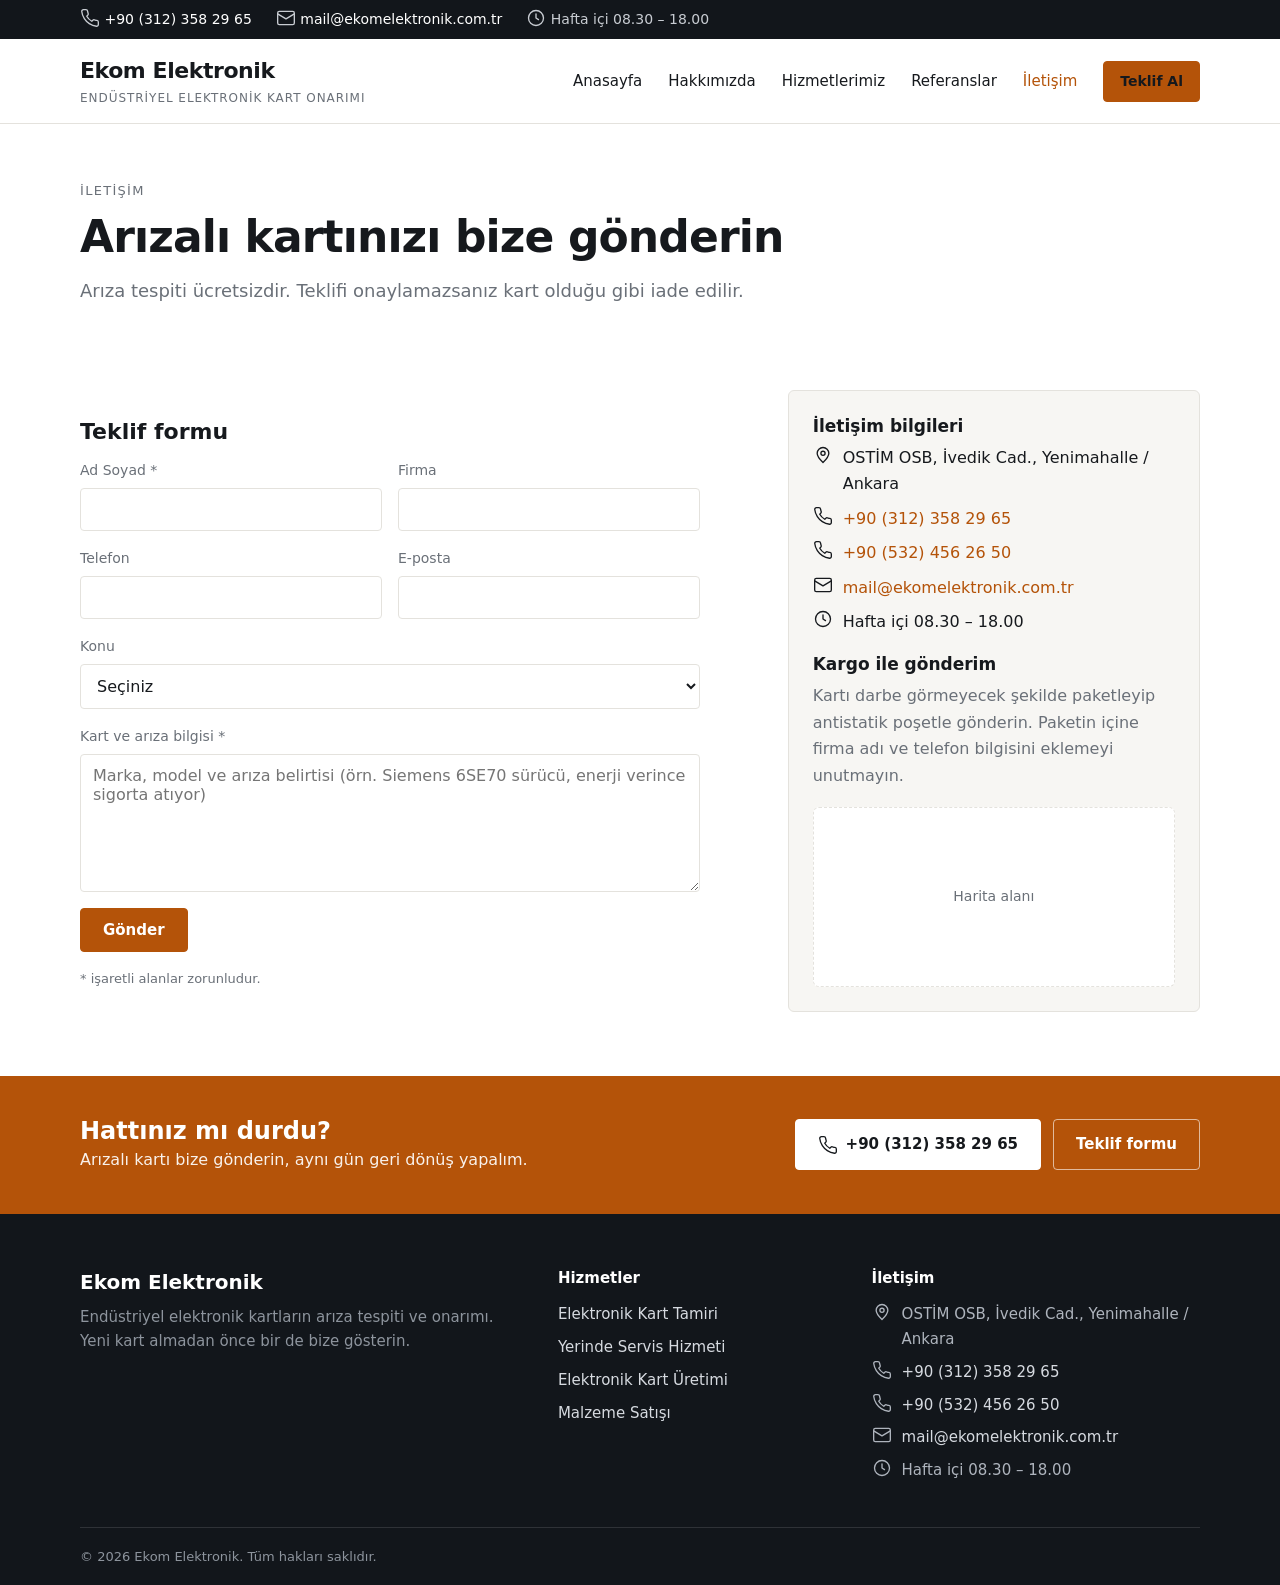
<file: iletisim.html>
<!DOCTYPE html>
<html lang="tr">
<head>
  <meta charset="UTF-8">
  <meta name="viewport" content="width=device-width, initial-scale=1.0">
  <title>İletişim — Ekom Elektronik</title>
  <meta name="description" content="Arızalı kartınız için teklif alın. OSTİM OSB, İvedik Cad., Yenimahalle / Ankara">
  <link rel="stylesheet" href="assets/css/stil.css">
</head>
<body>

<a class="atla" href="#icerik">İçeriğe geç</a>

<div class="ust-serit">
  <div class="kap">
    <span><svg class="ikon" viewBox="0 0 24 24" fill="none" stroke="currentColor" stroke-width="1.6" stroke-linecap="round" stroke-linejoin="round" aria-hidden="true"><path d="M22 16.9v3a2 2 0 0 1-2.2 2 19.8 19.8 0 0 1-8.6-3.1 19.5 19.5 0 0 1-6-6A19.8 19.8 0 0 1 2.1 4.2 2 2 0 0 1 4.1 2h3a2 2 0 0 1 2 1.7c.1 1 .4 1.9.7 2.8a2 2 0 0 1-.5 2.1L8.1 9.9a16 16 0 0 0 6 6l1.3-1.3a2 2 0 0 1 2.1-.4c.9.3 1.8.6 2.8.7a2 2 0 0 1 1.7 2z"/></svg> <a href="tel:+903123582965">+90 (312) 358 29 65</a></span>
    <span class="gizle-mobil"><svg class="ikon" viewBox="0 0 24 24" fill="none" stroke="currentColor" stroke-width="1.6" stroke-linecap="round" stroke-linejoin="round" aria-hidden="true"><rect x="2" y="4" width="20" height="16" rx="2"/><path d="M2 7l10 6 10-6"/></svg> <a href="mailto:mail@ekomelektronik.com.tr">mail@ekomelektronik.com.tr</a></span>
    <span class="gizle-mobil"><svg class="ikon" viewBox="0 0 24 24" fill="none" stroke="currentColor" stroke-width="1.6" stroke-linecap="round" stroke-linejoin="round" aria-hidden="true"><circle cx="12" cy="12" r="9"/><path d="M12 7v5l3 2"/></svg> Hafta içi 08.30 – 18.00</span>
  </div>
</div>

<header class="baslik">
  <div class="kap baslik-ic">
    <a class="logo" href="index.html">
      <span class="logo-isim">Ekom Elektronik</span>
      <span class="logo-alt">Endüstriyel Elektronik Kart Onarımı</span>
    </a>

    <button class="menu-dugme" aria-expanded="false" aria-controls="ana-menu">
      <span></span><span></span><span></span>
      <span class="gizli-metin">Menü</span>
    </button>

    <nav id="ana-menu" class="menu" aria-label="Ana menü">
      <ul>
                  <li>
            <a href="index.html">
              Anasayfa            </a>
          </li>
                  <li>
            <a href="hakkimizda.html">
              Hakkımızda            </a>
          </li>
                  <li>
            <a href="hizmetlerimiz.html">
              Hizmetlerimiz            </a>
          </li>
                  <li>
            <a href="referanslar.html">
              Referanslar            </a>
          </li>
                  <li>
            <a href="iletisim.html" class="aktif" aria-current="page">
              İletişim            </a>
          </li>
                <li><a class="dugme kucuk" href="iletisim.html#teklif">Teklif Al</a></li>
      </ul>
    </nav>
  </div>
</header>

<main id="icerik">

<section class="sayfa-basi">
  <div class="kap">
    <p class="ust-etiket">İletişim</p>
    <h1>Arızalı kartınızı bize gönderin</h1>
    <p class="ozet">
      Arıza tespiti ücretsizdir. Teklifi onaylamazsanız kart olduğu gibi iade edilir.
    </p>
  </div>
</section>

<section class="bolum">
  <div class="kap iki-sutun">
    <div id="teklif">
      <h2 class="ara-baslik">Teklif formu</h2>

      
      
      <form class="form" data-mailto="mail@ekomelektronik.com.tr" novalidate>

        <!-- Bot tuzağı: ekranda görünmez, insan doldurmaz -->
        <div class="tuzak" aria-hidden="true">
          <label>Web sitesi <input type="text" name="website" tabindex="-1" autocomplete="off"></label>
        </div>

        <div class="form-satir">
          <label>
            Ad Soyad *
            <input type="text" name="ad" value="" required>
                      </label>
          <label>
            Firma
            <input type="text" name="firma" value="">
          </label>
        </div>

        <div class="form-satir">
          <label>
            Telefon
            <input type="tel" name="telefon" value="">
                      </label>
          <label>
            E-posta
            <input type="email" name="eposta" value="">
                      </label>
        </div>

        <label>
          Konu
          <select name="konu">
            <option value="">Seçiniz</option>
                          <option value="Elektronik Kart Tamiri">
                Elektronik Kart Tamiri              </option>
                          <option value="Yerinde Servis Hizmeti">
                Yerinde Servis Hizmeti              </option>
                          <option value="Elektronik Kart Üretimi">
                Elektronik Kart Üretimi              </option>
                          <option value="Malzeme Satışı">
                Malzeme Satışı              </option>
                        <option value="Diğer">Diğer</option>
          </select>
        </label>

        <label>
          Kart ve arıza bilgisi *
          <textarea name="mesaj" rows="6" required placeholder="Marka, model ve arıza belirtisi (örn. Siemens 6SE70 sürücü, enerji verince sigorta atıyor)"></textarea>
                  </label>

        <button class="dugme" type="submit">Gönder</button>
        <p class="soluk kucuk-metin">* işaretli alanlar zorunludur.</p>
      </form>
    </div>

    <aside class="yan-kutu">
      <h2>İletişim bilgileri</h2>
      <ul class="duz-liste iri">
        <li><svg class="ikon" viewBox="0 0 24 24" fill="none" stroke="currentColor" stroke-width="1.6" stroke-linecap="round" stroke-linejoin="round" aria-hidden="true"><path d="M12 21s7-6.4 7-11a7 7 0 1 0-14 0c0 4.6 7 11 7 11z"/><circle cx="12" cy="10" r="2.5"/></svg> OSTİM OSB, İvedik Cad., Yenimahalle / Ankara</li>
        <li><svg class="ikon" viewBox="0 0 24 24" fill="none" stroke="currentColor" stroke-width="1.6" stroke-linecap="round" stroke-linejoin="round" aria-hidden="true"><path d="M22 16.9v3a2 2 0 0 1-2.2 2 19.8 19.8 0 0 1-8.6-3.1 19.5 19.5 0 0 1-6-6A19.8 19.8 0 0 1 2.1 4.2 2 2 0 0 1 4.1 2h3a2 2 0 0 1 2 1.7c.1 1 .4 1.9.7 2.8a2 2 0 0 1-.5 2.1L8.1 9.9a16 16 0 0 0 6 6l1.3-1.3a2 2 0 0 1 2.1-.4c.9.3 1.8.6 2.8.7a2 2 0 0 1 1.7 2z"/></svg> <a href="tel:+903123582965">+90 (312) 358 29 65</a></li>
        <li><svg class="ikon" viewBox="0 0 24 24" fill="none" stroke="currentColor" stroke-width="1.6" stroke-linecap="round" stroke-linejoin="round" aria-hidden="true"><path d="M22 16.9v3a2 2 0 0 1-2.2 2 19.8 19.8 0 0 1-8.6-3.1 19.5 19.5 0 0 1-6-6A19.8 19.8 0 0 1 2.1 4.2 2 2 0 0 1 4.1 2h3a2 2 0 0 1 2 1.7c.1 1 .4 1.9.7 2.8a2 2 0 0 1-.5 2.1L8.1 9.9a16 16 0 0 0 6 6l1.3-1.3a2 2 0 0 1 2.1-.4c.9.3 1.8.6 2.8.7a2 2 0 0 1 1.7 2z"/></svg> <a href="tel:+905324562650">+90 (532) 456 26 50</a></li>
        <li><svg class="ikon" viewBox="0 0 24 24" fill="none" stroke="currentColor" stroke-width="1.6" stroke-linecap="round" stroke-linejoin="round" aria-hidden="true"><rect x="2" y="4" width="20" height="16" rx="2"/><path d="M2 7l10 6 10-6"/></svg> <a href="mailto:mail@ekomelektronik.com.tr">mail@ekomelektronik.com.tr</a></li>
        <li><svg class="ikon" viewBox="0 0 24 24" fill="none" stroke="currentColor" stroke-width="1.6" stroke-linecap="round" stroke-linejoin="round" aria-hidden="true"><circle cx="12" cy="12" r="9"/><path d="M12 7v5l3 2"/></svg> Hafta içi 08.30 – 18.00</li>
      </ul>

      <h2>Kargo ile gönderim</h2>
      <p class="soluk">
        Kartı darbe görmeyecek şekilde paketleyip antistatik poşetle gönderin.
        Paketin içine firma adı ve telefon bilgisini eklemeyi unutmayın.
      </p>

      <!-- Harita: Google Maps embed kodunu buraya yapıştırabilirsin -->
      <div class="harita-yer">Harita alanı</div>
    </aside>
  </div>
</section>

</main>

<section class="serit-cta">
  <div class="kap cta-ic">
    <div>
      <h2>Hattınız mı durdu?</h2>
      <p>Arızalı kartı bize gönderin, aynı gün geri dönüş yapalım.</p>
    </div>
    <div class="cta-dugmeler">
      <a class="dugme" href="tel:+903123582965"><svg class="ikon" viewBox="0 0 24 24" fill="none" stroke="currentColor" stroke-width="1.6" stroke-linecap="round" stroke-linejoin="round" aria-hidden="true"><path d="M22 16.9v3a2 2 0 0 1-2.2 2 19.8 19.8 0 0 1-8.6-3.1 19.5 19.5 0 0 1-6-6A19.8 19.8 0 0 1 2.1 4.2 2 2 0 0 1 4.1 2h3a2 2 0 0 1 2 1.7c.1 1 .4 1.9.7 2.8a2 2 0 0 1-.5 2.1L8.1 9.9a16 16 0 0 0 6 6l1.3-1.3a2 2 0 0 1 2.1-.4c.9.3 1.8.6 2.8.7a2 2 0 0 1 1.7 2z"/></svg> +90 (312) 358 29 65</a>
      <a class="dugme bos" href="iletisim.html#teklif">Teklif formu</a>
    </div>
  </div>
</section>

<footer class="alt">
  <div class="kap alt-ic">
    <div>
      <p class="alt-isim">Ekom Elektronik</p>
      <p class="soluk">Endüstriyel elektronik kartların arıza tespiti ve onarımı. Yeni kart almadan önce bir de bize gösterin.</p>
    </div>

    <div>
      <h3>Hizmetler</h3>
      <ul class="duz-liste">
                  <li><a href="hizmet-elektronik-kart-tamiri.html">Elektronik Kart Tamiri</a></li>
                  <li><a href="hizmet-yerinde-servis.html">Yerinde Servis Hizmeti</a></li>
                  <li><a href="hizmet-kart-uretimi.html">Elektronik Kart Üretimi</a></li>
                  <li><a href="hizmet-malzeme-satisi.html">Malzeme Satışı</a></li>
              </ul>
    </div>

    <div>
      <h3>İletişim</h3>
      <ul class="duz-liste">
        <li><svg class="ikon" viewBox="0 0 24 24" fill="none" stroke="currentColor" stroke-width="1.6" stroke-linecap="round" stroke-linejoin="round" aria-hidden="true"><path d="M12 21s7-6.4 7-11a7 7 0 1 0-14 0c0 4.6 7 11 7 11z"/><circle cx="12" cy="10" r="2.5"/></svg> OSTİM OSB, İvedik Cad., Yenimahalle / Ankara</li>
        <li><svg class="ikon" viewBox="0 0 24 24" fill="none" stroke="currentColor" stroke-width="1.6" stroke-linecap="round" stroke-linejoin="round" aria-hidden="true"><path d="M22 16.9v3a2 2 0 0 1-2.2 2 19.8 19.8 0 0 1-8.6-3.1 19.5 19.5 0 0 1-6-6A19.8 19.8 0 0 1 2.1 4.2 2 2 0 0 1 4.1 2h3a2 2 0 0 1 2 1.7c.1 1 .4 1.9.7 2.8a2 2 0 0 1-.5 2.1L8.1 9.9a16 16 0 0 0 6 6l1.3-1.3a2 2 0 0 1 2.1-.4c.9.3 1.8.6 2.8.7a2 2 0 0 1 1.7 2z"/></svg> <a href="tel:+903123582965">+90 (312) 358 29 65</a></li>
        <li><svg class="ikon" viewBox="0 0 24 24" fill="none" stroke="currentColor" stroke-width="1.6" stroke-linecap="round" stroke-linejoin="round" aria-hidden="true"><path d="M22 16.9v3a2 2 0 0 1-2.2 2 19.8 19.8 0 0 1-8.6-3.1 19.5 19.5 0 0 1-6-6A19.8 19.8 0 0 1 2.1 4.2 2 2 0 0 1 4.1 2h3a2 2 0 0 1 2 1.7c.1 1 .4 1.9.7 2.8a2 2 0 0 1-.5 2.1L8.1 9.9a16 16 0 0 0 6 6l1.3-1.3a2 2 0 0 1 2.1-.4c.9.3 1.8.6 2.8.7a2 2 0 0 1 1.7 2z"/></svg> <a href="tel:+905324562650">+90 (532) 456 26 50</a></li>
        <li><svg class="ikon" viewBox="0 0 24 24" fill="none" stroke="currentColor" stroke-width="1.6" stroke-linecap="round" stroke-linejoin="round" aria-hidden="true"><rect x="2" y="4" width="20" height="16" rx="2"/><path d="M2 7l10 6 10-6"/></svg> <a href="mailto:mail@ekomelektronik.com.tr">mail@ekomelektronik.com.tr</a></li>
        <li><svg class="ikon" viewBox="0 0 24 24" fill="none" stroke="currentColor" stroke-width="1.6" stroke-linecap="round" stroke-linejoin="round" aria-hidden="true"><circle cx="12" cy="12" r="9"/><path d="M12 7v5l3 2"/></svg> Hafta içi 08.30 – 18.00</li>
      </ul>
    </div>
  </div>

  <div class="kap telif">
    <span>&copy; 2026 Ekom Elektronik. Tüm hakları saklıdır.</span>
  </div>
</footer>

<script src="assets/js/site.js"></script>
</body>
</html>
</file>
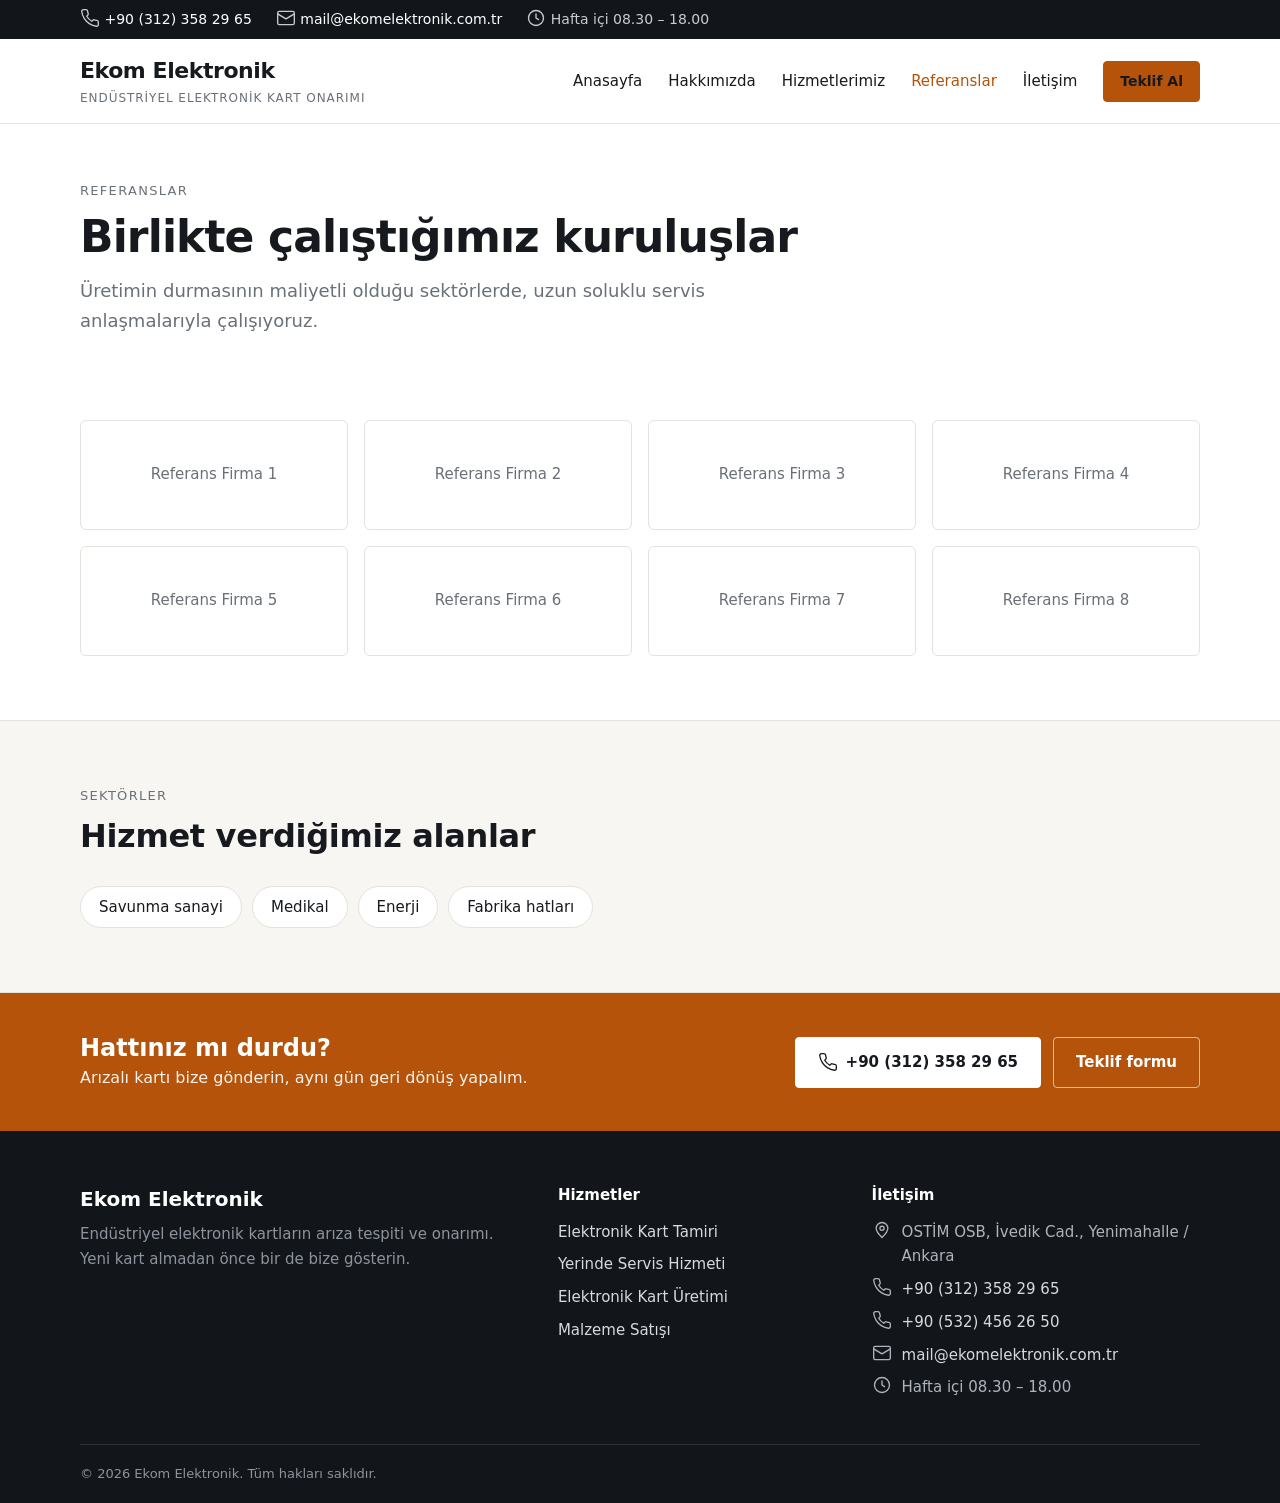
<file: referanslar.html>
<!DOCTYPE html>
<html lang="tr">
<head>
  <meta charset="UTF-8">
  <meta name="viewport" content="width=device-width, initial-scale=1.0">
  <title>Referanslarımız — Ekom Elektronik</title>
  <meta name="description" content="Savunma sanayi, medikal, enerji ve fabrika hatlarında hizmet verdiğimiz kuruluşlar.">
  <link rel="stylesheet" href="assets/css/stil.css">
</head>
<body>

<a class="atla" href="#icerik">İçeriğe geç</a>

<div class="ust-serit">
  <div class="kap">
    <span><svg class="ikon" viewBox="0 0 24 24" fill="none" stroke="currentColor" stroke-width="1.6" stroke-linecap="round" stroke-linejoin="round" aria-hidden="true"><path d="M22 16.9v3a2 2 0 0 1-2.2 2 19.8 19.8 0 0 1-8.6-3.1 19.5 19.5 0 0 1-6-6A19.8 19.8 0 0 1 2.1 4.2 2 2 0 0 1 4.1 2h3a2 2 0 0 1 2 1.7c.1 1 .4 1.9.7 2.8a2 2 0 0 1-.5 2.1L8.1 9.9a16 16 0 0 0 6 6l1.3-1.3a2 2 0 0 1 2.1-.4c.9.3 1.8.6 2.8.7a2 2 0 0 1 1.7 2z"/></svg> <a href="tel:+903123582965">+90 (312) 358 29 65</a></span>
    <span class="gizle-mobil"><svg class="ikon" viewBox="0 0 24 24" fill="none" stroke="currentColor" stroke-width="1.6" stroke-linecap="round" stroke-linejoin="round" aria-hidden="true"><rect x="2" y="4" width="20" height="16" rx="2"/><path d="M2 7l10 6 10-6"/></svg> <a href="mailto:mail@ekomelektronik.com.tr">mail@ekomelektronik.com.tr</a></span>
    <span class="gizle-mobil"><svg class="ikon" viewBox="0 0 24 24" fill="none" stroke="currentColor" stroke-width="1.6" stroke-linecap="round" stroke-linejoin="round" aria-hidden="true"><circle cx="12" cy="12" r="9"/><path d="M12 7v5l3 2"/></svg> Hafta içi 08.30 – 18.00</span>
  </div>
</div>

<header class="baslik">
  <div class="kap baslik-ic">
    <a class="logo" href="index.html">
      <span class="logo-isim">Ekom Elektronik</span>
      <span class="logo-alt">Endüstriyel Elektronik Kart Onarımı</span>
    </a>

    <button class="menu-dugme" aria-expanded="false" aria-controls="ana-menu">
      <span></span><span></span><span></span>
      <span class="gizli-metin">Menü</span>
    </button>

    <nav id="ana-menu" class="menu" aria-label="Ana menü">
      <ul>
                  <li>
            <a href="index.html">
              Anasayfa            </a>
          </li>
                  <li>
            <a href="hakkimizda.html">
              Hakkımızda            </a>
          </li>
                  <li>
            <a href="hizmetlerimiz.html">
              Hizmetlerimiz            </a>
          </li>
                  <li>
            <a href="referanslar.html" class="aktif" aria-current="page">
              Referanslar            </a>
          </li>
                  <li>
            <a href="iletisim.html">
              İletişim            </a>
          </li>
                <li><a class="dugme kucuk" href="iletisim.html#teklif">Teklif Al</a></li>
      </ul>
    </nav>
  </div>
</header>

<main id="icerik">

<section class="sayfa-basi">
  <div class="kap">
    <p class="ust-etiket">Referanslar</p>
    <h1>Birlikte çalıştığımız kuruluşlar</h1>
    <p class="ozet">
      Üretimin durmasının maliyetli olduğu sektörlerde, uzun soluklu servis
      anlaşmalarıyla çalışıyoruz.
    </p>
  </div>
</section>

<section class="bolum">
  <div class="kap">
    <!-- Logo eklendiğinde: <img src="assets/img/referans-1.png" alt="..."> -->
    <div class="logo-izgara">
              <div class="logo-kutu">Referans Firma 1</div>
              <div class="logo-kutu">Referans Firma 2</div>
              <div class="logo-kutu">Referans Firma 3</div>
              <div class="logo-kutu">Referans Firma 4</div>
              <div class="logo-kutu">Referans Firma 5</div>
              <div class="logo-kutu">Referans Firma 6</div>
              <div class="logo-kutu">Referans Firma 7</div>
              <div class="logo-kutu">Referans Firma 8</div>
          </div>
  </div>
</section>

<section class="bolum acik">
  <div class="kap">
    <p class="ust-etiket">Sektörler</p>
    <h2 class="bolum-baslik">Hizmet verdiğimiz alanlar</h2>
    <ul class="etiket-liste">
              <li>Savunma sanayi</li>
              <li>Medikal</li>
              <li>Enerji</li>
              <li>Fabrika hatları</li>
          </ul>
  </div>
</section>

</main>

<section class="serit-cta">
  <div class="kap cta-ic">
    <div>
      <h2>Hattınız mı durdu?</h2>
      <p>Arızalı kartı bize gönderin, aynı gün geri dönüş yapalım.</p>
    </div>
    <div class="cta-dugmeler">
      <a class="dugme" href="tel:+903123582965"><svg class="ikon" viewBox="0 0 24 24" fill="none" stroke="currentColor" stroke-width="1.6" stroke-linecap="round" stroke-linejoin="round" aria-hidden="true"><path d="M22 16.9v3a2 2 0 0 1-2.2 2 19.8 19.8 0 0 1-8.6-3.1 19.5 19.5 0 0 1-6-6A19.8 19.8 0 0 1 2.1 4.2 2 2 0 0 1 4.1 2h3a2 2 0 0 1 2 1.7c.1 1 .4 1.9.7 2.8a2 2 0 0 1-.5 2.1L8.1 9.9a16 16 0 0 0 6 6l1.3-1.3a2 2 0 0 1 2.1-.4c.9.3 1.8.6 2.8.7a2 2 0 0 1 1.7 2z"/></svg> +90 (312) 358 29 65</a>
      <a class="dugme bos" href="iletisim.html#teklif">Teklif formu</a>
    </div>
  </div>
</section>

<footer class="alt">
  <div class="kap alt-ic">
    <div>
      <p class="alt-isim">Ekom Elektronik</p>
      <p class="soluk">Endüstriyel elektronik kartların arıza tespiti ve onarımı. Yeni kart almadan önce bir de bize gösterin.</p>
    </div>

    <div>
      <h3>Hizmetler</h3>
      <ul class="duz-liste">
                  <li><a href="hizmet-elektronik-kart-tamiri.html">Elektronik Kart Tamiri</a></li>
                  <li><a href="hizmet-yerinde-servis.html">Yerinde Servis Hizmeti</a></li>
                  <li><a href="hizmet-kart-uretimi.html">Elektronik Kart Üretimi</a></li>
                  <li><a href="hizmet-malzeme-satisi.html">Malzeme Satışı</a></li>
              </ul>
    </div>

    <div>
      <h3>İletişim</h3>
      <ul class="duz-liste">
        <li><svg class="ikon" viewBox="0 0 24 24" fill="none" stroke="currentColor" stroke-width="1.6" stroke-linecap="round" stroke-linejoin="round" aria-hidden="true"><path d="M12 21s7-6.4 7-11a7 7 0 1 0-14 0c0 4.6 7 11 7 11z"/><circle cx="12" cy="10" r="2.5"/></svg> OSTİM OSB, İvedik Cad., Yenimahalle / Ankara</li>
        <li><svg class="ikon" viewBox="0 0 24 24" fill="none" stroke="currentColor" stroke-width="1.6" stroke-linecap="round" stroke-linejoin="round" aria-hidden="true"><path d="M22 16.9v3a2 2 0 0 1-2.2 2 19.8 19.8 0 0 1-8.6-3.1 19.5 19.5 0 0 1-6-6A19.8 19.8 0 0 1 2.1 4.2 2 2 0 0 1 4.1 2h3a2 2 0 0 1 2 1.7c.1 1 .4 1.9.7 2.8a2 2 0 0 1-.5 2.1L8.1 9.9a16 16 0 0 0 6 6l1.3-1.3a2 2 0 0 1 2.1-.4c.9.3 1.8.6 2.8.7a2 2 0 0 1 1.7 2z"/></svg> <a href="tel:+903123582965">+90 (312) 358 29 65</a></li>
        <li><svg class="ikon" viewBox="0 0 24 24" fill="none" stroke="currentColor" stroke-width="1.6" stroke-linecap="round" stroke-linejoin="round" aria-hidden="true"><path d="M22 16.9v3a2 2 0 0 1-2.2 2 19.8 19.8 0 0 1-8.6-3.1 19.5 19.5 0 0 1-6-6A19.8 19.8 0 0 1 2.1 4.2 2 2 0 0 1 4.1 2h3a2 2 0 0 1 2 1.7c.1 1 .4 1.9.7 2.8a2 2 0 0 1-.5 2.1L8.1 9.9a16 16 0 0 0 6 6l1.3-1.3a2 2 0 0 1 2.1-.4c.9.3 1.8.6 2.8.7a2 2 0 0 1 1.7 2z"/></svg> <a href="tel:+905324562650">+90 (532) 456 26 50</a></li>
        <li><svg class="ikon" viewBox="0 0 24 24" fill="none" stroke="currentColor" stroke-width="1.6" stroke-linecap="round" stroke-linejoin="round" aria-hidden="true"><rect x="2" y="4" width="20" height="16" rx="2"/><path d="M2 7l10 6 10-6"/></svg> <a href="mailto:mail@ekomelektronik.com.tr">mail@ekomelektronik.com.tr</a></li>
        <li><svg class="ikon" viewBox="0 0 24 24" fill="none" stroke="currentColor" stroke-width="1.6" stroke-linecap="round" stroke-linejoin="round" aria-hidden="true"><circle cx="12" cy="12" r="9"/><path d="M12 7v5l3 2"/></svg> Hafta içi 08.30 – 18.00</li>
      </ul>
    </div>
  </div>

  <div class="kap telif">
    <span>&copy; 2026 Ekom Elektronik. Tüm hakları saklıdır.</span>
  </div>
</footer>

<script src="assets/js/site.js"></script>
</body>
</html>
</file>
<file: assets/css/stil.css>
:root {
  --murekkep: #16191d;   /* ana metin */
  --soluk:    #6a7078;   /* ikincil metin */
  --vurgu:    #b45309;   /* turuncu vurgu */
  --vurgu-ac: #d97706;
  --cizgi:    #e4e2dd;
  --zemin:    #ffffff;
  --zemin-ac: #f7f6f3;   /* açık bölüm zemini */
  --koyu:     #12161b;   /* üst şerit / footer */
}

* { margin: 0; padding: 0; box-sizing: border-box; }

body {
  font-family: system-ui, "Segoe UI", sans-serif;
  color: var(--murekkep);
  background: var(--zemin);
  line-height: 1.65;
}

img { max-width: 100%; display: block; }
a   { color: var(--vurgu); text-decoration: none; }
a:hover { text-decoration: underline; }

.kap { width: min(1120px, 100% - 48px); margin: 0 auto; }

/* Klavye kullanıcıları için içeriğe atlama bağlantısı */
.atla {
  position: absolute; left: -9999px;
  background: var(--vurgu); color: #fff; padding: 10px 16px; z-index: 10;
}
.atla:focus { left: 12px; top: 12px; }

.gizli-metin {
  position: absolute; width: 1px; height: 1px;
  overflow: hidden; clip: rect(0 0 0 0);
}

.ikon { width: 20px; height: 20px; flex: none; vertical-align: -4px; }

/* ---------- Üst şerit ---------- */

.ust-serit {
  background: var(--koyu);
  color: #c8ccd2;
  font-size: 14px;
}
.ust-serit .kap { display: flex; gap: 24px; padding: 8px 0; flex-wrap: wrap; }
.ust-serit a { color: #fff; }

/* ---------- Başlık / menü ---------- */

.baslik {
  border-bottom: 1px solid var(--cizgi);
  position: sticky; top: 0; z-index: 9;
  background: rgba(255, 255, 255, 0.95);
  backdrop-filter: blur(6px);
}
.baslik-ic { display: flex; align-items: center; justify-content: space-between; padding: 14px 0; gap: 16px; }

.logo { color: var(--murekkep); display: block; }
.logo:hover { text-decoration: none; }
.logo-isim { display: block; font-size: 22px; font-weight: 700; letter-spacing: -0.02em; }
.logo-alt  { display: block; font-size: 12px; color: var(--soluk); text-transform: uppercase; letter-spacing: 0.08em; }

.menu ul { list-style: none; display: flex; align-items: center; gap: 26px; }
.menu a  { color: var(--murekkep); font-size: 15px; }
.menu a.aktif { color: var(--vurgu); }

.menu-dugme {
  display: none; background: none; border: 0; cursor: pointer;
  width: 42px; height: 36px; padding: 8px;
}
.menu-dugme span { display: block; height: 2px; background: var(--murekkep); margin: 4px 0; }

/* ---------- Düğmeler ---------- */

.dugme {
  display: inline-flex; align-items: center; gap: 8px; justify-content: center;
  background: var(--vurgu); color: #fff;
  padding: 12px 22px; border: 1px solid var(--vurgu);
  border-radius: 4px; font-size: 15px; font-weight: 600; cursor: pointer;
  font-family: inherit;
}
.dugme:hover { background: var(--vurgu-ac); border-color: var(--vurgu-ac); text-decoration: none; }
.dugme.bos { background: transparent; color: var(--murekkep); border-color: var(--cizgi); }
.dugme.bos:hover { border-color: var(--murekkep); }
.dugme.kucuk { padding: 8px 16px; font-size: 14px; }
.dugme.tam { display: flex; width: 100%; margin-top: 18px; }

.dugme-grup { display: flex; gap: 12px; flex-wrap: wrap; margin: 28px 0 8px; }

/* ---------- Başlık tipografisi ---------- */

h1 { font-size: clamp(30px, 4vw, 44px); line-height: 1.15; letter-spacing: -0.02em; }
h2 { font-size: 22px; line-height: 1.3; }
h3 { font-size: 17px; }

.ust-etiket {
  font-size: 13px; text-transform: uppercase; letter-spacing: 0.1em;
  color: var(--soluk); margin-bottom: 10px;
}
.bolum-baslik { font-size: clamp(24px, 3vw, 32px); margin-bottom: 28px; letter-spacing: -0.01em; }
.ara-baslik   { margin: 28px 0 12px; }
.ozet   { font-size: 18px; color: var(--soluk); margin-top: 14px; max-width: 60ch; }
.soluk  { color: var(--soluk); }
.kucuk-metin { font-size: 13px; }
p { margin-bottom: 12px; }

/* ---------- Bölümler ---------- */

.bolum { padding: 64px 0; }
.bolum.acik { background: var(--zemin-ac); border-block: 1px solid var(--cizgi); }
.sayfa-basi { padding: 56px 0 8px; }

.vitrin { padding: 64px 0; background: var(--zemin-ac); border-bottom: 1px solid var(--cizgi); }
.vitrin-ic { display: grid; grid-template-columns: 1.5fr 1fr; gap: 48px; align-items: start; }

.vitrin-kutu {
  background: #fff; border: 1px solid var(--cizgi); border-radius: 6px;
  padding: 26px; box-shadow: 0 1px 2px rgba(0, 0, 0, 0.04);
}
.vitrin-kutu h2 { font-size: 19px; margin-bottom: 4px; }

.rozetler { list-style: none; display: flex; flex-wrap: wrap; gap: 8px 22px; margin-top: 22px; color: var(--soluk); font-size: 15px; }
.rozetler li { display: flex; align-items: center; gap: 6px; }
.rozetler .ikon { width: 16px; height: 16px; color: var(--vurgu); }

/* ---------- Izgaralar / kartlar ---------- */

.izgara { display: grid; gap: 20px; }
.izgara.dort { grid-template-columns: repeat(4, 1fr); }
.izgara.iki  { grid-template-columns: repeat(2, 1fr); }

.kart {
  border: 1px solid var(--cizgi); border-radius: 6px; padding: 24px;
  background: #fff;
}
.kart .ikon { width: 28px; height: 28px; color: var(--vurgu); margin-bottom: 12px; }
.kart h2, .kart h3 { font-size: 18px; margin-bottom: 8px; }
.kart p { color: var(--soluk); font-size: 15px; }
.kart.genis { padding: 28px; }

.bag { font-weight: 600; font-size: 15px; }

.iki-sutun { display: grid; grid-template-columns: 1.6fr 1fr; gap: 48px; align-items: start; }

.yan-kutu {
  background: var(--zemin-ac); border: 1px solid var(--cizgi);
  border-radius: 6px; padding: 24px;
}
.yan-kutu h2 { font-size: 17px; margin: 18px 0 8px; }
.yan-kutu h2:first-child { margin-top: 0; }

/* ---------- Listeler ---------- */

.isaretli { list-style: none; display: grid; gap: 8px; margin-bottom: 16px; }
.isaretli li { display: flex; gap: 10px; align-items: flex-start; }
.isaretli .ikon { width: 18px; height: 18px; color: var(--vurgu); margin-top: 4px; }
.isaretli.kucuk { font-size: 15px; margin: 14px 0; }

.duz-liste { list-style: none; display: grid; gap: 8px; }
.duz-liste li { display: flex; gap: 10px; align-items: flex-start; }
.duz-liste.iri { font-size: 16px; }

.etiket-liste { list-style: none; display: flex; flex-wrap: wrap; gap: 10px; }
.etiket-liste li {
  background: var(--zemin-ac); border: 1px solid var(--cizgi); border-radius: 999px;
  padding: 8px 18px; font-size: 15px;
}
.acik .etiket-liste li { background: #fff; }

/* ---------- Galeri ---------- */

.galeri { display: grid; grid-template-columns: repeat(3, 1fr); gap: 20px; }

.galeri-dugme {
  display: block; width: 100%; padding: 0; cursor: zoom-in;
  border: 1px solid var(--cizgi); border-radius: 6px; overflow: hidden; background: none;
}
.galeri-dugme img {
  width: 100%; height: 260px; object-fit: cover;
  transition: transform 0.25s ease;
}
.galeri-dugme:hover img { transform: scale(1.03); }
.galeri-dugme:focus-visible { outline: 2px solid var(--vurgu); outline-offset: 2px; }

.galeri figcaption { margin-top: 10px; font-size: 14px; }
.galeri figcaption strong { display: block; font-size: 15px; }
.galeri figcaption span { color: var(--soluk); }

/* Büyütme penceresi */
.buyutec {
  position: fixed; inset: 0; z-index: 20;
  background: rgba(10, 12, 15, 0.9);
  display: none; align-items: center; justify-content: center;
  padding: 32px;
}
.buyutec.acik { display: flex; }
.buyutec img { max-width: min(900px, 100%); max-height: 85vh; object-fit: contain; border-radius: 4px; }
.buyutec figcaption { color: #e6e8ea; text-align: center; margin-top: 12px; font-size: 15px; }
.buyutec-kapat {
  position: absolute; top: 18px; right: 22px;
  background: none; border: 0; color: #fff; font-size: 34px; line-height: 1;
  cursor: pointer; padding: 6px 12px;
}

/* ---------- Süreç ---------- */

.surec { list-style: none; counter-reset: adim; display: grid; grid-template-columns: repeat(5, 1fr); gap: 20px; }
.surec li { border-top: 2px solid var(--cizgi); padding-top: 16px; }
.surec h3 { margin: 10px 0 6px; }
.surec p { color: var(--soluk); font-size: 15px; }
.adim-no {
  display: inline-flex; align-items: center; justify-content: center;
  width: 30px; height: 30px; border-radius: 50%;
  background: var(--vurgu); color: #fff; font-weight: 700; font-size: 14px;
}

/* ---------- Rakamlar / logolar ---------- */

.rakam-izgara { display: grid; grid-template-columns: repeat(2, 1fr); gap: 16px; }
.rakam-izgara.genis { grid-template-columns: repeat(4, 1fr); }
.rakam {
  background: #fff; border: 1px solid var(--cizgi); border-radius: 6px;
  padding: 22px; text-align: center;
}
.rakam strong { display: block; font-size: 30px; letter-spacing: -0.02em; }
.rakam span { color: var(--soluk); font-size: 14px; }

.logo-izgara { display: grid; grid-template-columns: repeat(4, 1fr); gap: 16px; }
.logo-kutu {
  border: 1px solid var(--cizgi); border-radius: 6px;
  min-height: 110px; display: flex; align-items: center; justify-content: center;
  color: var(--soluk); font-size: 15px; text-align: center; padding: 12px;
}

/* ---------- Form ---------- */

.form { display: grid; gap: 16px; max-width: 620px; }
.form label { display: grid; gap: 6px; font-size: 14px; color: var(--soluk); }
.form input, .form select, .form textarea {
  font-family: inherit; font-size: 16px; color: var(--murekkep);
  padding: 11px 12px; border: 1px solid var(--cizgi); border-radius: 4px;
  background: #fff; width: 100%;
}
.form input:focus, .form select:focus, .form textarea:focus {
  outline: 2px solid var(--vurgu); outline-offset: 1px; border-color: var(--vurgu);
}
.form-satir { display: grid; grid-template-columns: 1fr 1fr; gap: 16px; }
.form button { justify-self: start; }
.tuzak { position: absolute; left: -9999px; }

.hata-metin { color: #b91c1c; font-size: 13px; }
.uyari { padding: 12px 16px; border-radius: 4px; margin-bottom: 18px; font-size: 15px; }
.uyari.basarili { background: #ecfdf5; border: 1px solid #a7f3d0; color: #065f46; }
.uyari.hata     { background: #fef2f2; border: 1px solid #fecaca; color: #991b1b; }

.harita-yer {
  margin-top: 18px; height: 180px; border: 1px dashed var(--cizgi);
  border-radius: 6px; display: flex; align-items: center; justify-content: center;
  color: var(--soluk); font-size: 14px; background: #fff;
}

/* ---------- CTA şeridi ve alt bölüm ---------- */

.serit-cta { background: var(--vurgu); color: #fff; padding: 40px 0; }
.serit-cta h2 { font-size: 24px; }
.serit-cta p { margin: 0; opacity: 0.92; }
.cta-ic { display: flex; align-items: center; justify-content: space-between; gap: 24px; flex-wrap: wrap; }
.cta-dugmeler { display: flex; gap: 12px; flex-wrap: wrap; }
.serit-cta .dugme { background: #fff; color: var(--murekkep); border-color: #fff; }
.serit-cta .dugme:hover { background: #f3f4f6; }
.serit-cta .dugme.bos { background: transparent; color: #fff; border-color: rgba(255, 255, 255, 0.6); }

.alt { background: var(--koyu); color: #aeb4bd; padding: 52px 0 0; font-size: 15px; }
.alt-ic { display: grid; grid-template-columns: 1.6fr 1fr 1.2fr; gap: 40px; }
.alt h3 { color: #fff; font-size: 15px; margin-bottom: 12px; }
.alt a { color: #d6dae0; }
.alt-isim { color: #fff; font-size: 20px; font-weight: 700; margin-bottom: 6px; }
.alt .soluk { color: #8d949d; }
.telif {
  border-top: 1px solid rgba(255, 255, 255, 0.12);
  margin-top: 44px; padding: 18px 0; font-size: 13px; color: #8d949d;
}

/* ---------- Duyarlı ---------- */

@media (max-width: 900px) {
  .vitrin-ic, .iki-sutun, .alt-ic { grid-template-columns: 1fr; gap: 32px; }
  .izgara.dort { grid-template-columns: repeat(2, 1fr); }
  .galeri { grid-template-columns: repeat(2, 1fr); }
  .surec { grid-template-columns: repeat(2, 1fr); }
  .logo-izgara { grid-template-columns: repeat(3, 1fr); }
  .rakam-izgara.genis { grid-template-columns: repeat(2, 1fr); }
}

@media (max-width: 640px) {
  .kap { width: min(1120px, 100% - 32px); }
  .gizle-mobil { display: none; }
  .izgara.dort, .izgara.iki, .surec, .form-satir, .galeri { grid-template-columns: 1fr; }
  .galeri-dugme img { height: 300px; }
  .buyutec { padding: 16px; }
  .logo-izgara { grid-template-columns: repeat(2, 1fr); }
  .bolum { padding: 44px 0; }

  .menu-dugme { display: block; }
  .menu { display: none; width: 100%; }
  .menu.acik { display: block; }
  .baslik-ic { flex-wrap: wrap; }
  .menu ul { flex-direction: column; align-items: stretch; gap: 0; padding-bottom: 10px; }
  .menu li { border-top: 1px solid var(--cizgi); }
  .menu a { display: block; padding: 12px 2px; }
  .menu .dugme { margin-top: 12px; }
}
</file>
